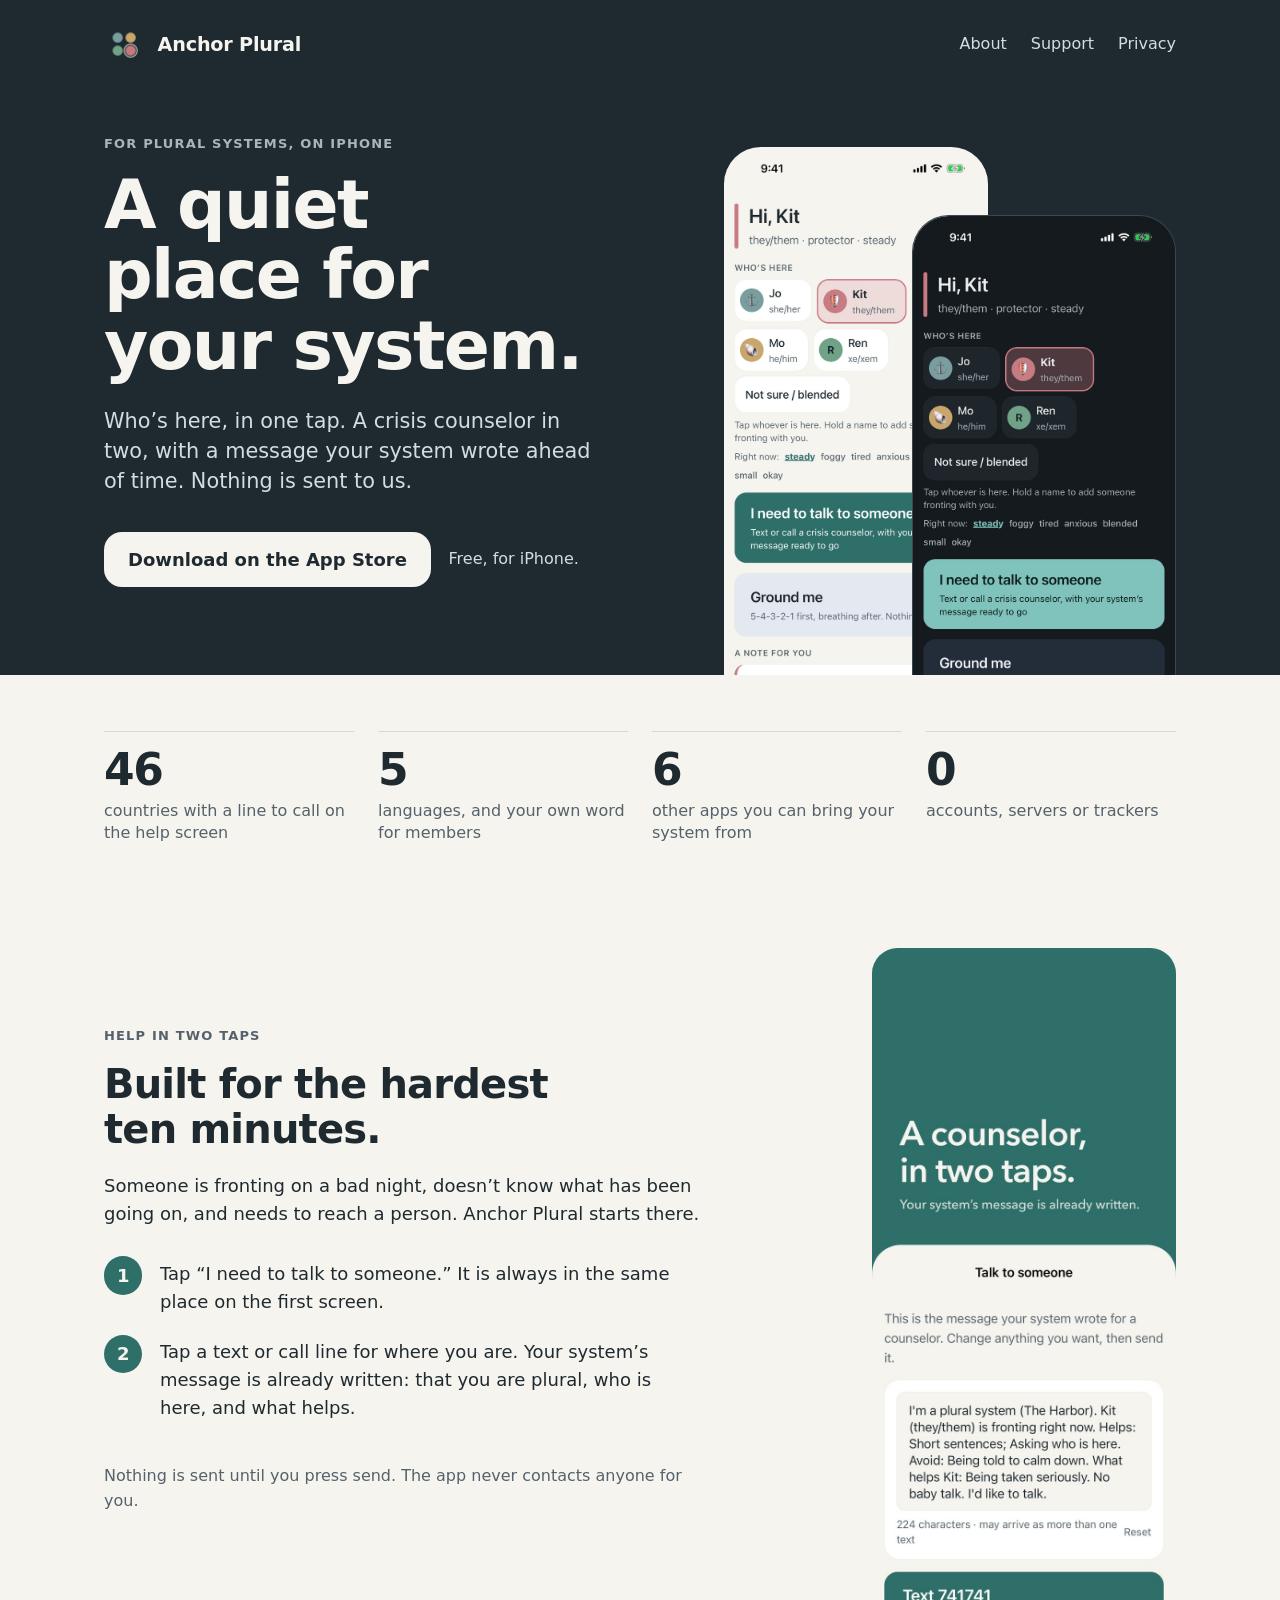
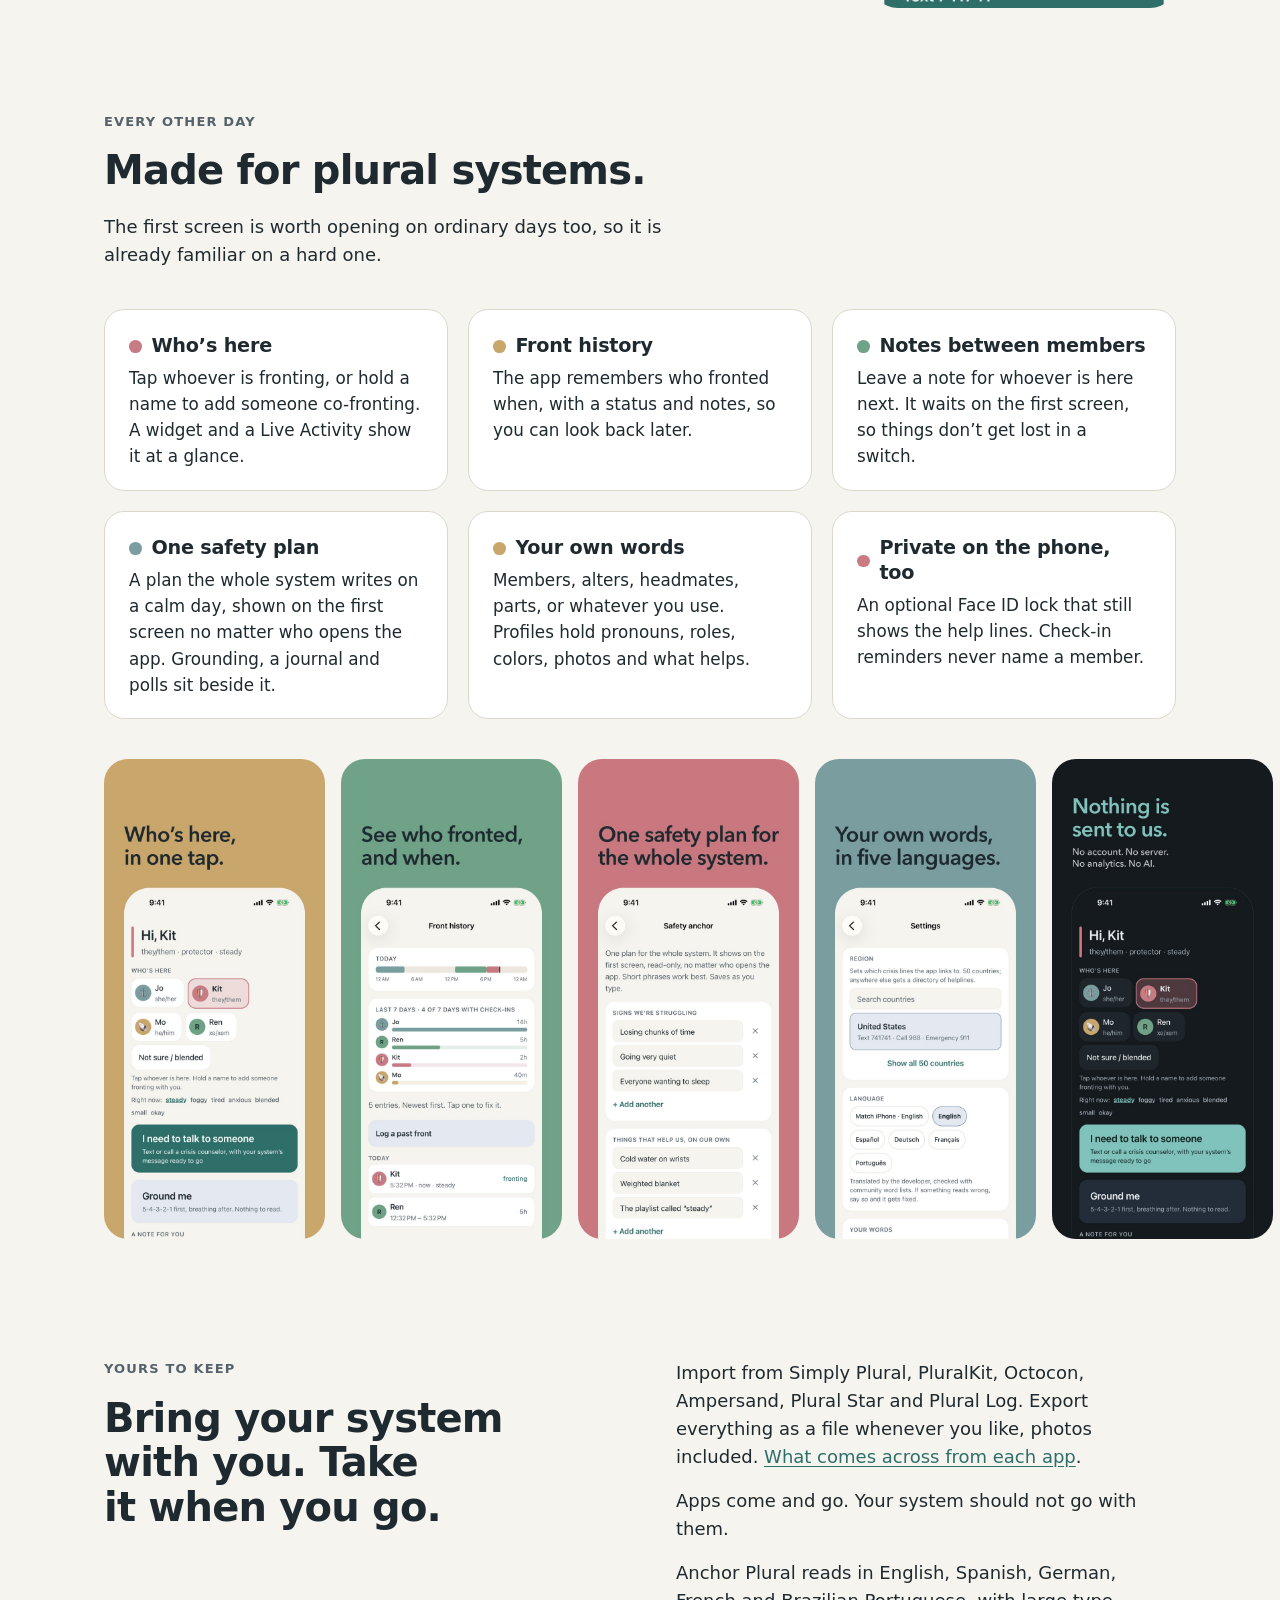
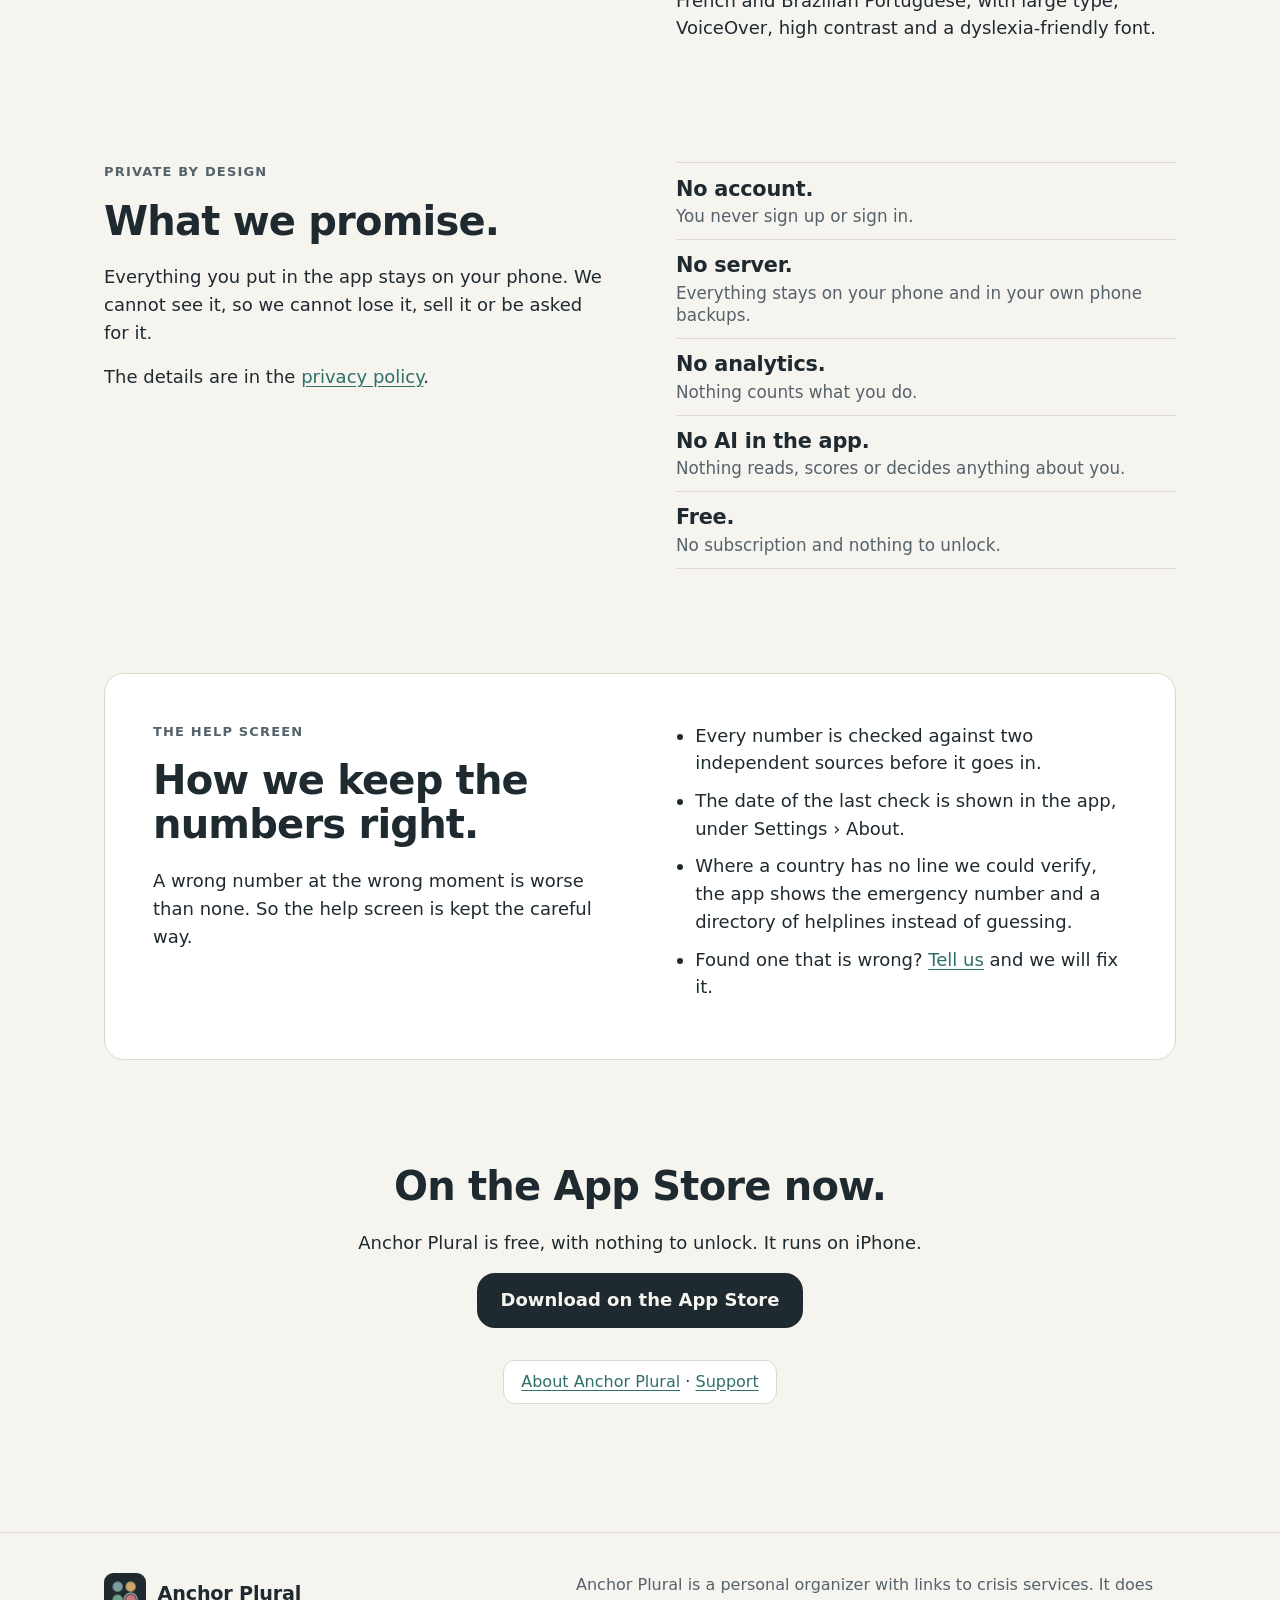
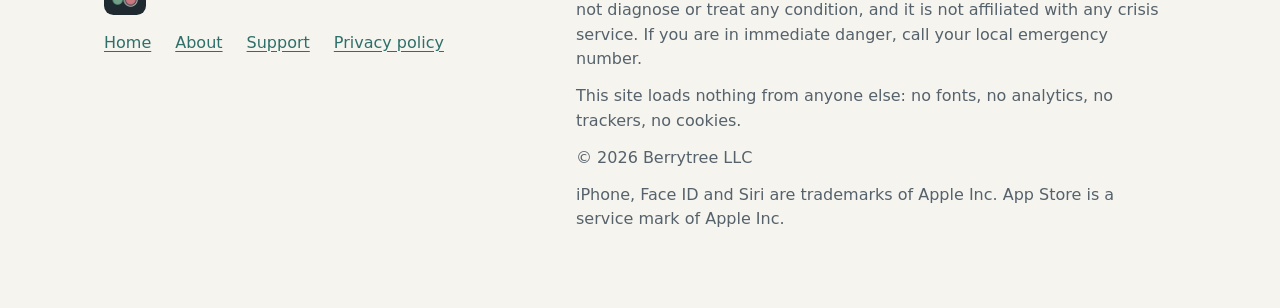
<file: index.html>
<!doctype html>
<html lang="en">
<head>
<meta charset="utf-8">
<meta name="viewport" content="width=device-width, initial-scale=1">
<title>Anchor Plural: a quiet place for your system</title>
<meta name="description" content="A free iPhone app for plural systems. Who’s here in one tap, a crisis counselor in two, and nothing is sent to us.">
<meta property="og:title" content="Anchor Plural: a quiet place for your system">
<meta property="og:description" content="A free iPhone app for plural systems. Who’s here in one tap, a crisis counselor in two, and nothing is sent to us.">
<meta property="og:type" content="website">
<meta property="og:url" content="https://anchorplural.org/">
<meta property="og:site_name" content="Anchor Plural">
<meta property="og:image" content="https://anchorplural.org/img/og.png">
<meta property="og:image:width" content="1200">
<meta property="og:image:height" content="630">
<meta property="og:image:alt" content="A quiet place for your system. The first screen of Anchor Plural in light and in dark.">
<meta name="twitter:card" content="summary_large_image">
<link rel="canonical" href="https://anchorplural.org/">
<meta name="theme-color" content="#F6F4EF" media="(prefers-color-scheme: light)">
<meta name="theme-color" content="#141A1E" media="(prefers-color-scheme: dark)">
<link rel="icon" href="favicon.png">
<link rel="apple-touch-icon" href="apple-touch-icon.png">
<link rel="stylesheet" href="style.css">
</head>
<body>
<a class="skip" href="#main">Skip to the page</a>
<div class="band">
<div class="wrap">
<header class="site"><a class="brand" href="./"><img src="img/icon.png" alt="" width="42" height="42">Anchor Plural</a><nav aria-label="Site"><a href="about/">About</a><a href="support/">Support</a><a href="privacy/">Privacy</a></nav></header>
<div class="hero">
<div class="hero-text">
<p class="eyebrow">For plural systems, on iPhone</p>
<h1>A quiet place for your system.</h1>
<p class="lede">Who’s here, in one tap. A crisis counselor in two, with a message your system wrote ahead of time. Nothing is sent to us.</p>
<p class="get-row"><a class="get" href="https://apps.apple.com/app/apple-store/id6832101024?pt=128471199&amp;ct=site&amp;mt=8">Download on the App Store</a><span class="get-note">Free, for iPhone.</span></p>
</div>
<div class="screens" role="img" aria-label="The app’s first screen in light and in dark: four members, Kit marked as here, and a large button that says I need to talk to someone.">
<img class="light" src="img/screen-light.jpg" width="660" height="1435" alt="">
<img class="dark" src="img/screen-dark.jpg" width="660" height="1435" alt="">
</div>
</div>
</div>
</div>

<main id="main">
<div class="wrap">
<ul class="facts">
<li><strong>46</strong><span>countries with a line to call on the help screen</span></li>
<li><strong>5</strong><span>languages, and your own word for members</span></li>
<li><strong>6</strong><span>other apps you can bring your system from</span></li>
<li><strong>0</strong><span>accounts, servers or trackers</span></li>
</ul>
</div>

<section>
<div class="wrap split">
<div>
<p class="eyebrow">Help in two taps</p>
<h2>Built for the hardest ten minutes.</h2>
<p class="measure">Someone is fronting on a bad night, doesn’t know what has been going on, and needs to reach a person. Anchor Plural starts there.</p>
<ol class="steps">
<li>Tap “I need to talk to someone.” It is always in the same place on the first screen.</li>
<li>Tap a text or call line for where you are. Your system’s message is already written: that you are plural, who is here, and what helps.</li>
</ol>
<p class="note measure">Nothing is sent until you press send. The app never contacts anyone for you.</p>
</div>
<img src="img/shot-2.jpg" width="660" height="1434" loading="lazy" alt="Talk to someone: the message the system wrote for a counselor, ready to send, above a button with a text line’s number.">
</div>
</section>

<section>
<div class="wrap">
<p class="eyebrow">Every other day</p>
<h2>Made for plural systems.</h2>
<p class="measure">The first screen is worth opening on ordinary days too, so it is already familiar on a hard one.</p>
<ul class="cards">
<li><h3 style="--dot: var(--rose)">Who’s here</h3><p>Tap whoever is fronting, or hold a name to add someone co-fronting. A widget and a Live Activity show it at a glance.</p></li>
<li><h3 style="--dot: var(--sand)">Front history</h3><p>The app remembers who fronted when, with a status and notes, so you can look back later.</p></li>
<li><h3 style="--dot: var(--sage)">Notes between members</h3><p>Leave a note for whoever is here next. It waits on the first screen, so things don’t get lost in a switch.</p></li>
<li><h3 style="--dot: var(--tealgray)">One safety plan</h3><p>A plan the whole system writes on a calm day, shown on the first screen no matter who opens the app. Grounding, a journal and polls sit beside it.</p></li>
<li><h3 style="--dot: var(--sand)">Your own words</h3><p>Members, alters, headmates, parts, or whatever you use. Profiles hold pronouns, roles, colors, photos and what helps.</p></li>
<li><h3 style="--dot: var(--rose)">Private on the phone, too</h3><p>An optional Face ID lock that still shows the help lines. Check-in reminders never name a member.</p></li>
</ul>
</div>
<div class="shots" role="group" aria-label="Screens from the app" tabindex="0">
<img src="img/shot-1.jpg" width="660" height="1434" loading="lazy" alt="The first screen: four members, Kit marked as here, and a large button that says I need to talk to someone.">
<img src="img/shot-3.jpg" width="660" height="1434" loading="lazy" alt="Front history: a timeline of today and how long each member fronted this week.">
<img src="img/shot-4.jpg" width="660" height="1434" loading="lazy" alt="The safety plan: signs the system is struggling and things that help.">
<img src="img/shot-5.jpg" width="660" height="1434" loading="lazy" alt="Settings: the region for crisis lines, five languages, and the system’s own word for its members.">
<img src="img/shot-6.jpg" width="660" height="1434" loading="lazy" alt="The first screen in dark mode.">
</div>
</section>

<section>
<div class="wrap two">
<div>
<p class="eyebrow">Yours to keep</p>
<h2>Bring your system with you. Take it when you go.</h2>
</div>
<div>
<p>Import from Simply Plural, PluralKit, Octocon, Ampersand, Plural Star and Plural Log. Export everything as a file whenever you like, photos included. <a href="import/">What comes across from each app</a>.</p>
<p>Apps come and go. Your system should not go with them.</p>
<p>Anchor Plural reads in English, Spanish, German, French and Brazilian Portuguese, with large type, VoiceOver, high contrast and a dyslexia-friendly font.</p>
</div>
</div>
</section>

<section>
<div class="wrap two">
<div>
<p class="eyebrow">Private by design</p>
<h2>What we promise.</h2>
<p>Everything you put in the app stays on your phone. We cannot see it, so we cannot lose it, sell it or be asked for it.</p>
<p>The details are in the <a href="privacy/">privacy policy</a>.</p>
</div>
<ul class="trust">
<li>No account.<span>You never sign up or sign in.</span></li>
<li>No server.<span>Everything stays on your phone and in your own phone backups.</span></li>
<li>No analytics.<span>Nothing counts what you do.</span></li>
<li>No AI in the app.<span>Nothing reads, scores or decides anything about you.</span></li>
<li>Free.<span>No subscription and nothing to unlock.</span></li>
</ul>
</div>
</section>

<section>
<div class="wrap">
<div class="panel two">
<div>
<p class="eyebrow">The help screen</p>
<h2>How we keep the numbers right.</h2>
<p>A wrong number at the wrong moment is worse than none. So the help screen is kept the careful way.</p>
</div>
<ul class="plain">
<li>Every number is checked against two independent sources before it goes in.</li>
<li>The date of the last check is shown in the app, under Settings&nbsp;›&nbsp;About.</li>
<li>Where a country has no line we could verify, the app shows the emergency number and a directory of helplines instead of guessing.</li>
<li>Found one that is wrong? <a href="support/">Tell us</a> and we will fix it.</li>
</ul>
</div>
</div>
</section>

<section class="closing">
<div class="wrap">
<h2>On the App Store now.</h2>
<p class="measure">Anchor Plural is free, with nothing to unlock. It runs on iPhone.</p>
<p class="get-row"><a class="get" href="https://apps.apple.com/app/apple-store/id6832101024?pt=128471199&amp;ct=site&amp;mt=8">Download on the App Store</a></p>
<p class="status"><a href="about/">About Anchor Plural</a> · <a href="support/">Support</a></p>
</div>
</section>
</main>
<footer class="site">
<div class="wrap foot">
<div>
<a class="brand" href="./"><img src="img/icon.png" alt="" width="42" height="42">Anchor Plural</a>
<nav aria-label="Footer"><a href="./">Home</a><a href="about/">About</a><a href="support/">Support</a><a href="privacy/">Privacy policy</a></nav>
</div>
<div>
<p>Anchor Plural is a personal organizer with links to crisis services. It does not diagnose or treat any condition, and it is not affiliated with any crisis service. If you are in immediate danger, call your local emergency number.</p>
<p>This site loads nothing from anyone else: no fonts, no analytics, no trackers, no cookies.</p>
<p>© 2026 Berrytree LLC</p>
<p>iPhone, Face ID and Siri are trademarks of Apple Inc. App Store is a service mark of Apple Inc.</p>
</div>
</div>
</footer>
</body>
</html>
</file>
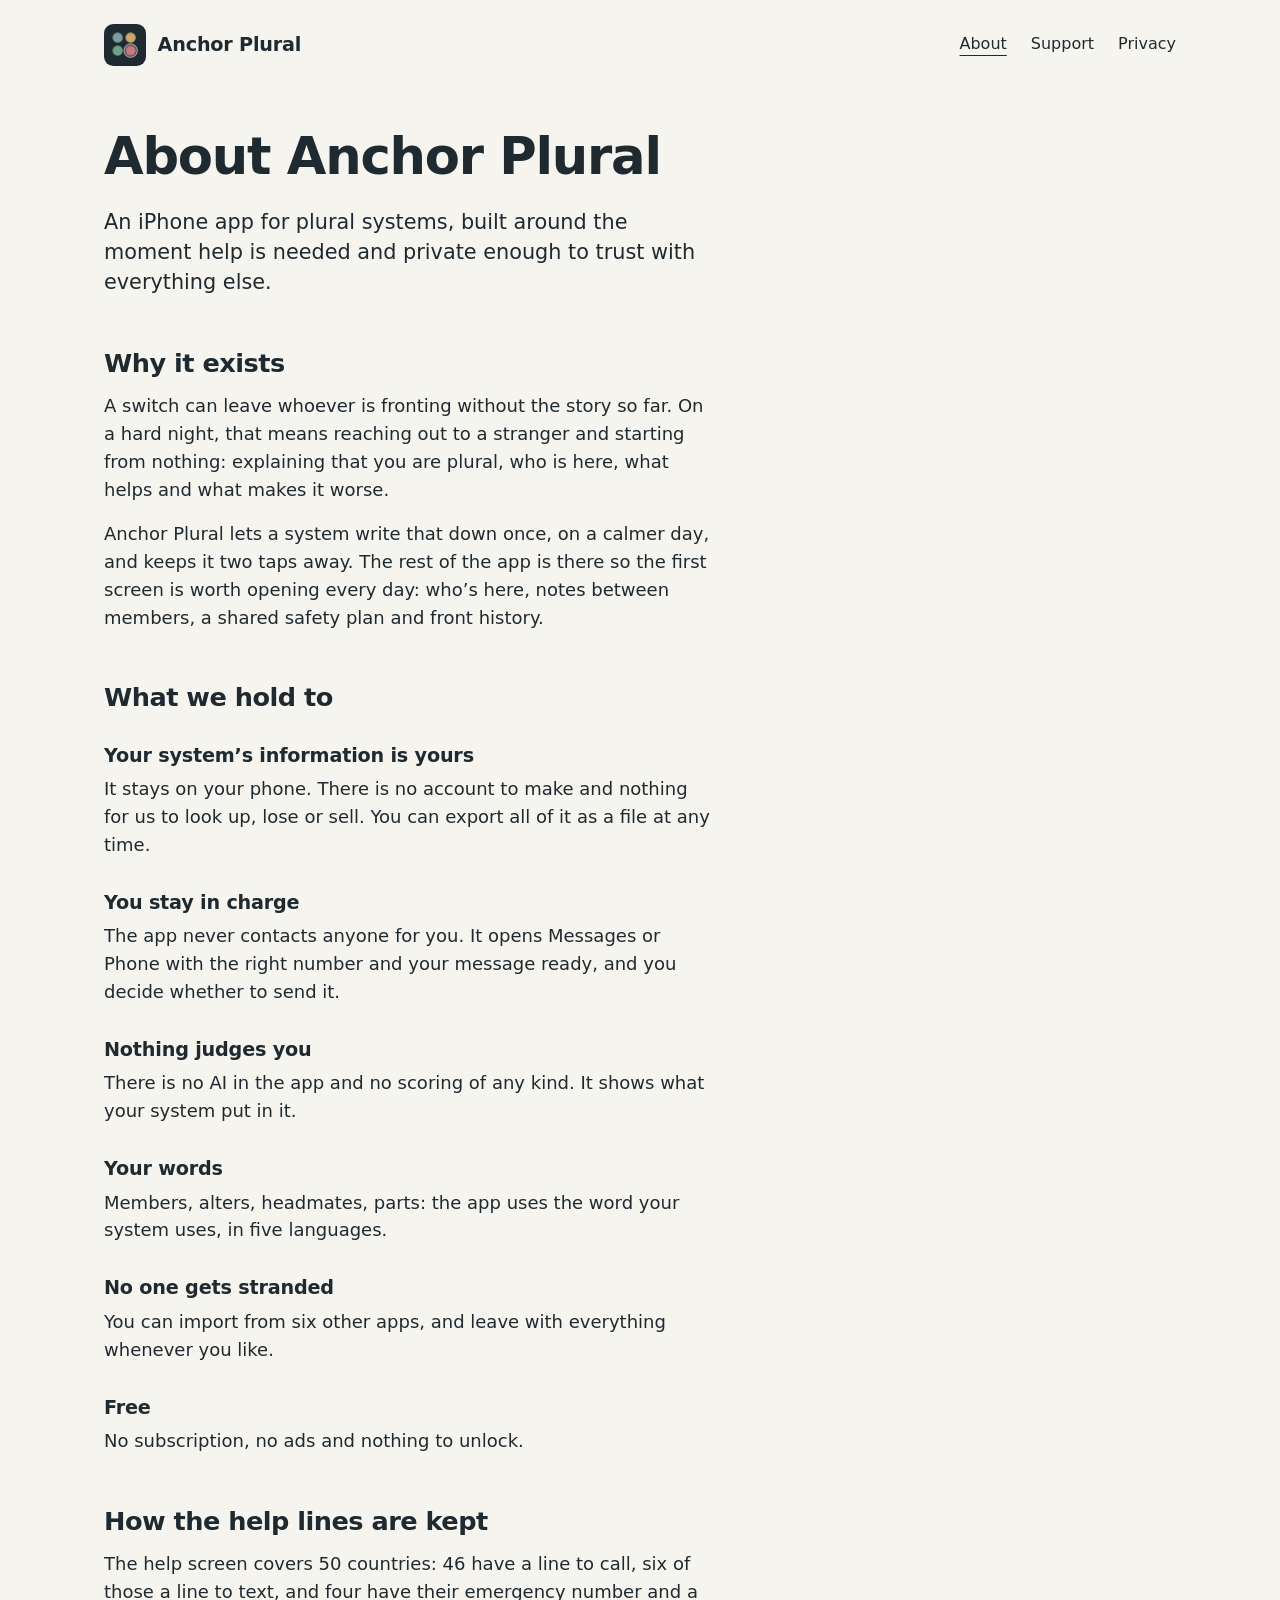
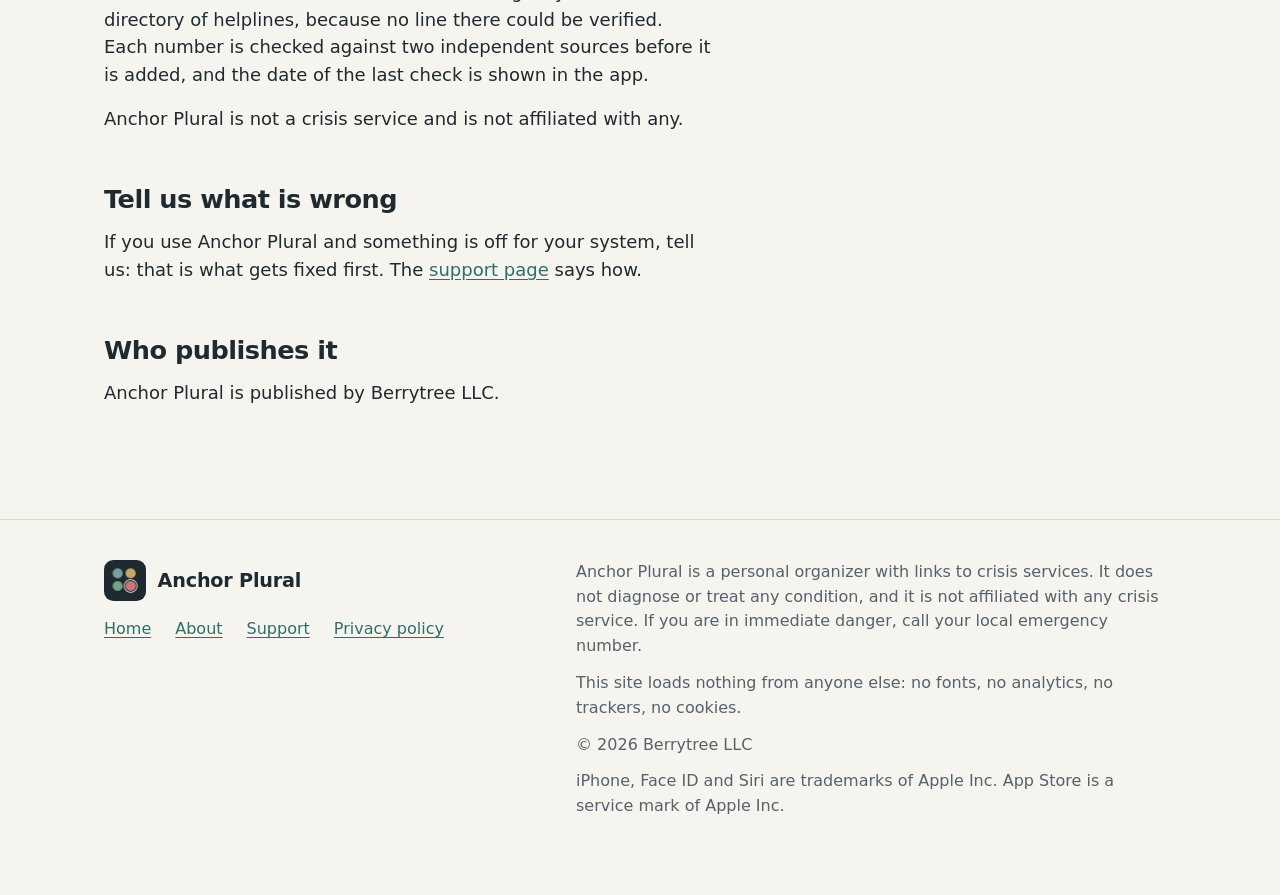
<file: about/index.html>
<!doctype html>
<html lang="en">
<head>
<meta charset="utf-8">
<meta name="viewport" content="width=device-width, initial-scale=1">
<title>About · Anchor Plural</title>
<meta name="description" content="What Anchor Plural is, why it exists, and what we hold to.">
<meta property="og:title" content="About · Anchor Plural">
<meta property="og:description" content="What Anchor Plural is, why it exists, and what we hold to.">
<meta property="og:type" content="website">
<meta property="og:url" content="https://anchorplural.org/about/">
<meta property="og:site_name" content="Anchor Plural">
<meta property="og:image" content="https://anchorplural.org/img/og.png">
<meta property="og:image:width" content="1200">
<meta property="og:image:height" content="630">
<meta property="og:image:alt" content="A quiet place for your system. The first screen of Anchor Plural in light and in dark.">
<meta name="twitter:card" content="summary_large_image">
<link rel="canonical" href="https://anchorplural.org/about/">
<meta name="theme-color" content="#F6F4EF" media="(prefers-color-scheme: light)">
<meta name="theme-color" content="#141A1E" media="(prefers-color-scheme: dark)">
<link rel="icon" href="../favicon.png">
<link rel="apple-touch-icon" href="../apple-touch-icon.png">
<link rel="stylesheet" href="../style.css">
</head>
<body>
<a class="skip" href="#main">Skip to the page</a>
<div class="wrap">
<header class="site"><a class="brand" href="../"><img src="../img/icon.png" alt="" width="42" height="42">Anchor Plural</a><nav aria-label="Site"><a href="../about/" aria-current="page">About</a><a href="../support/">Support</a><a href="../privacy/">Privacy</a></nav></header>
<main id="main" class="read">
<h1>About Anchor Plural</h1>
<p class="lede">An iPhone app for plural systems, built around the moment help is needed and private enough to trust with everything else.</p>

<h2>Why it exists</h2>
<p>A switch can leave whoever is fronting without the story so far. On a hard night, that means reaching out to a stranger and starting from nothing: explaining that you are plural, who is here, what helps and what makes it worse.</p>
<p>Anchor Plural lets a system write that down once, on a calmer day, and keeps it two taps away. The rest of the app is there so the first screen is worth opening every day: who’s here, notes between members, a shared safety plan and front history.</p>

<h2>What we hold to</h2>
<h3>Your system’s information is yours</h3>
<p>It stays on your phone. There is no account to make and nothing for us to look up, lose or sell. You can export all of it as a file at any time.</p>
<h3>You stay in charge</h3>
<p>The app never contacts anyone for you. It opens Messages or Phone with the right number and your message ready, and you decide whether to send it.</p>
<h3>Nothing judges you</h3>
<p>There is no AI in the app and no scoring of any kind. It shows what your system put in it.</p>
<h3>Your words</h3>
<p>Members, alters, headmates, parts: the app uses the word your system uses, in five languages.</p>
<h3>No one gets stranded</h3>
<p>You can import from six other apps, and leave with everything whenever you like.</p>
<h3>Free</h3>
<p>No subscription, no ads and nothing to unlock.</p>

<h2>How the help lines are kept</h2>
<p>The help screen covers 50 countries: 46 have a line to call, six of those a line to text, and four have their emergency number and a directory of helplines, because no line there could be verified. Each number is checked against two independent sources before it is added, and the date of the last check is shown in the app.</p>
<p>Anchor Plural is not a crisis service and is not affiliated with any.</p>

<h2>Tell us what is wrong</h2>
<p>If you use Anchor Plural and something is off for your system, tell us: that is what gets fixed first. The <a href="../support/">support page</a> says how.</p>

<h2>Who publishes it</h2>
<p>Anchor Plural is published by Berrytree LLC.</p>
</main>
</div>
<footer class="site">
<div class="wrap foot">
<div>
<a class="brand" href="../"><img src="../img/icon.png" alt="" width="42" height="42">Anchor Plural</a>
<nav aria-label="Footer"><a href="../">Home</a><a href="../about/">About</a><a href="../support/">Support</a><a href="../privacy/">Privacy policy</a></nav>
</div>
<div>
<p>Anchor Plural is a personal organizer with links to crisis services. It does not diagnose or treat any condition, and it is not affiliated with any crisis service. If you are in immediate danger, call your local emergency number.</p>
<p>This site loads nothing from anyone else: no fonts, no analytics, no trackers, no cookies.</p>
<p>© 2026 Berrytree LLC</p>
<p>iPhone, Face ID and Siri are trademarks of Apple Inc. App Store is a service mark of Apple Inc.</p>
</div>
</div>
</footer>
</body>
</html>
</file>
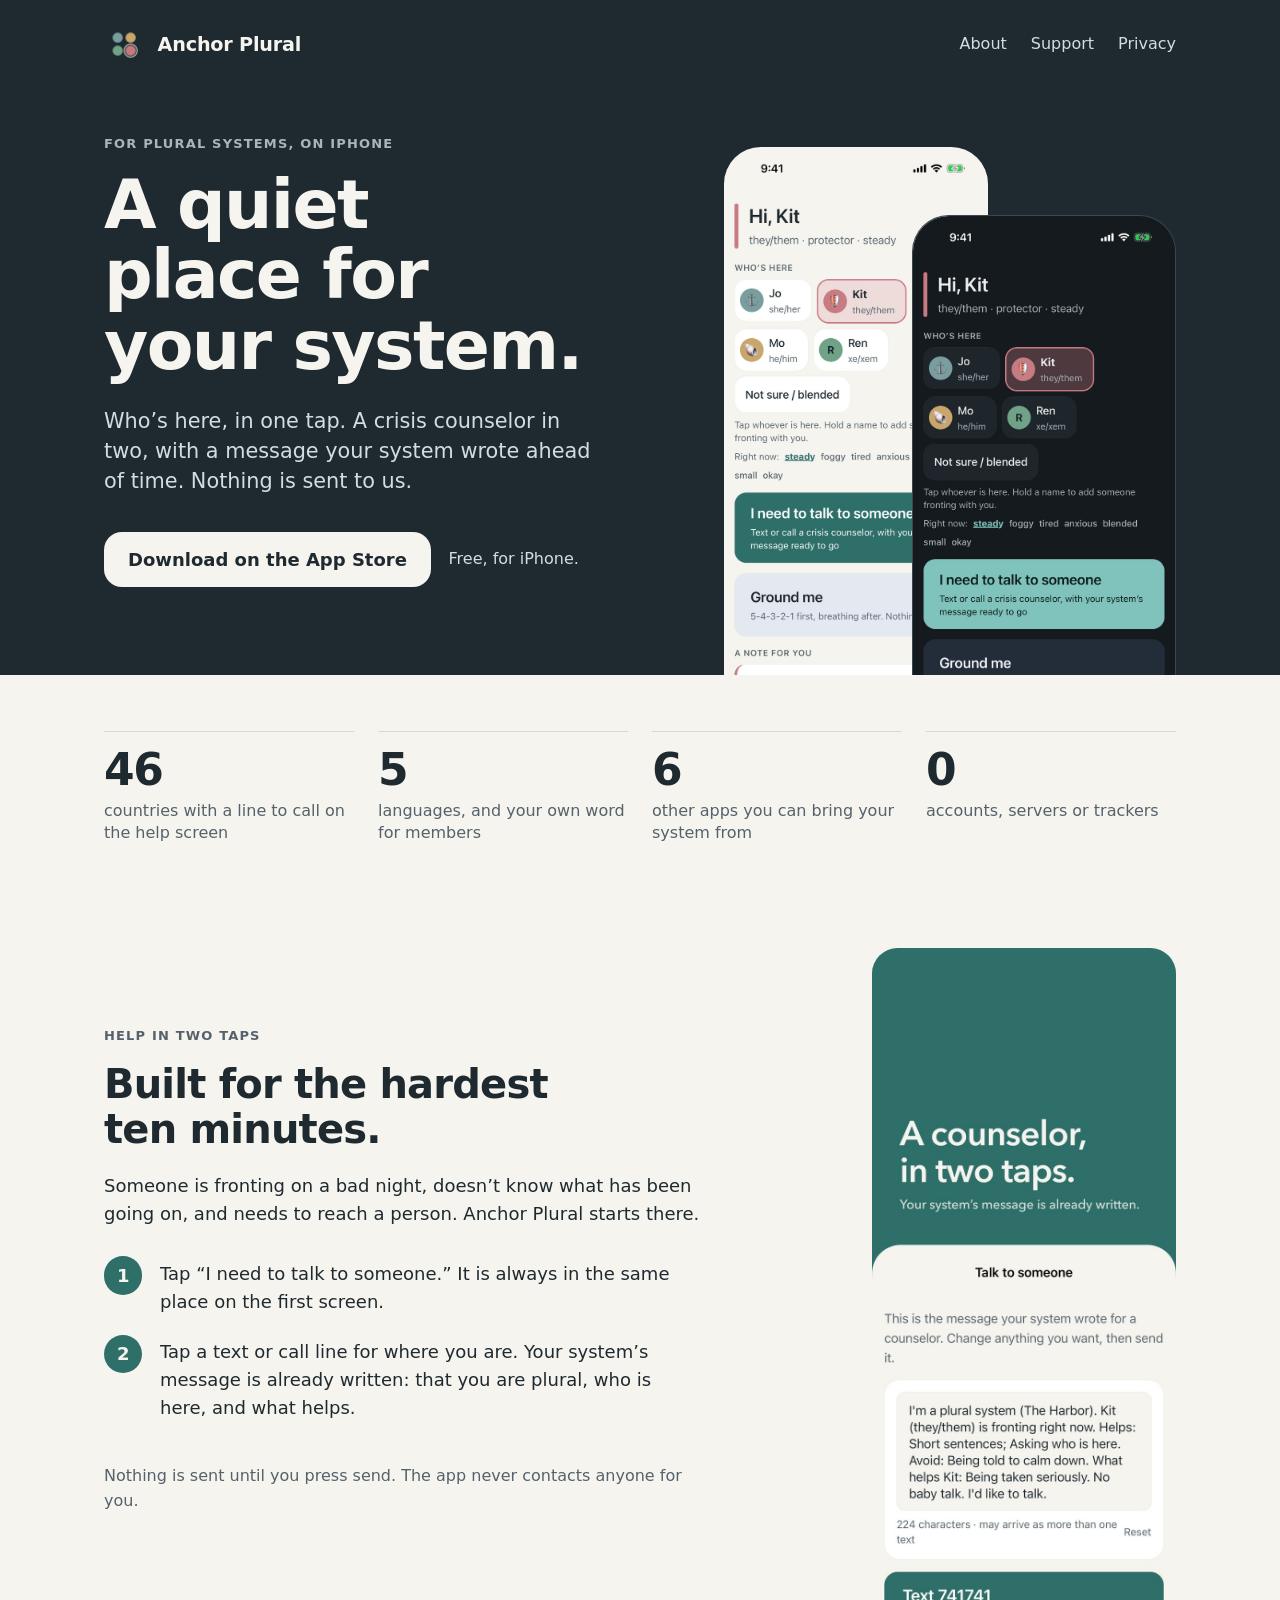
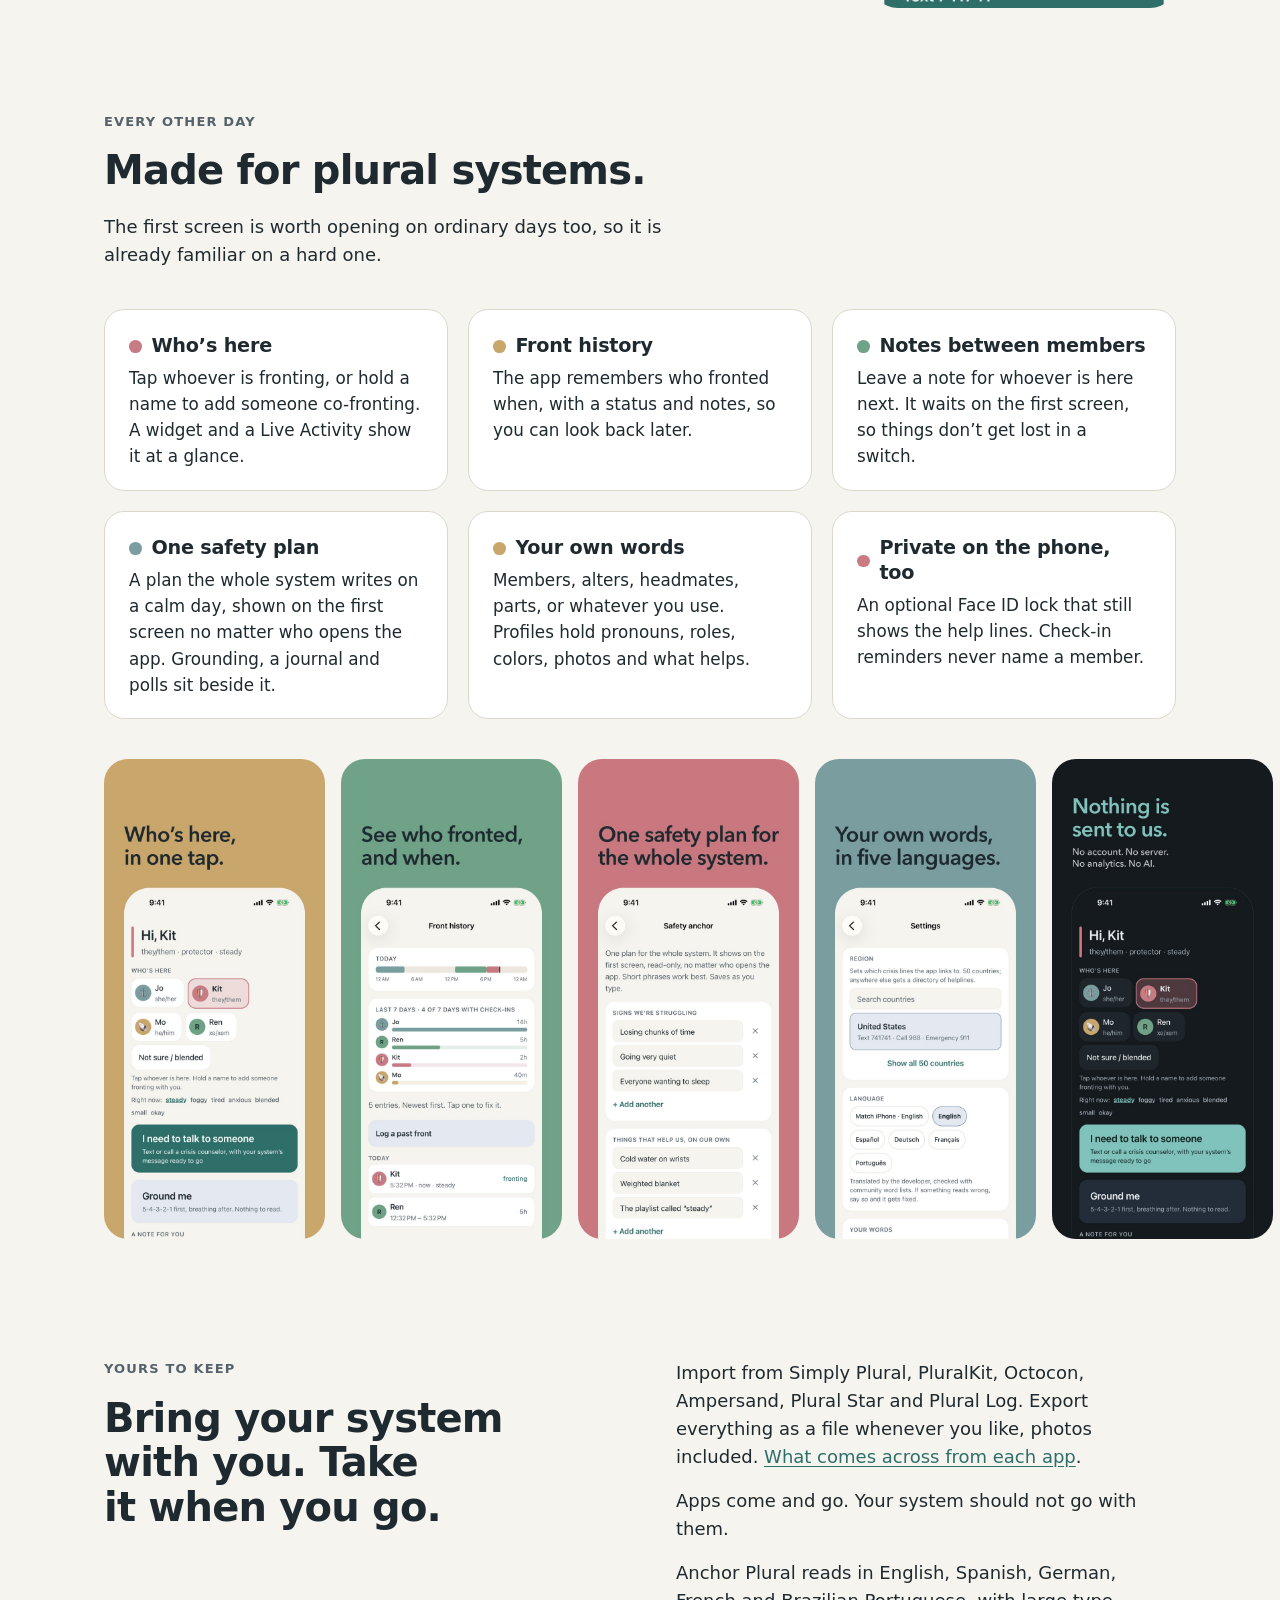
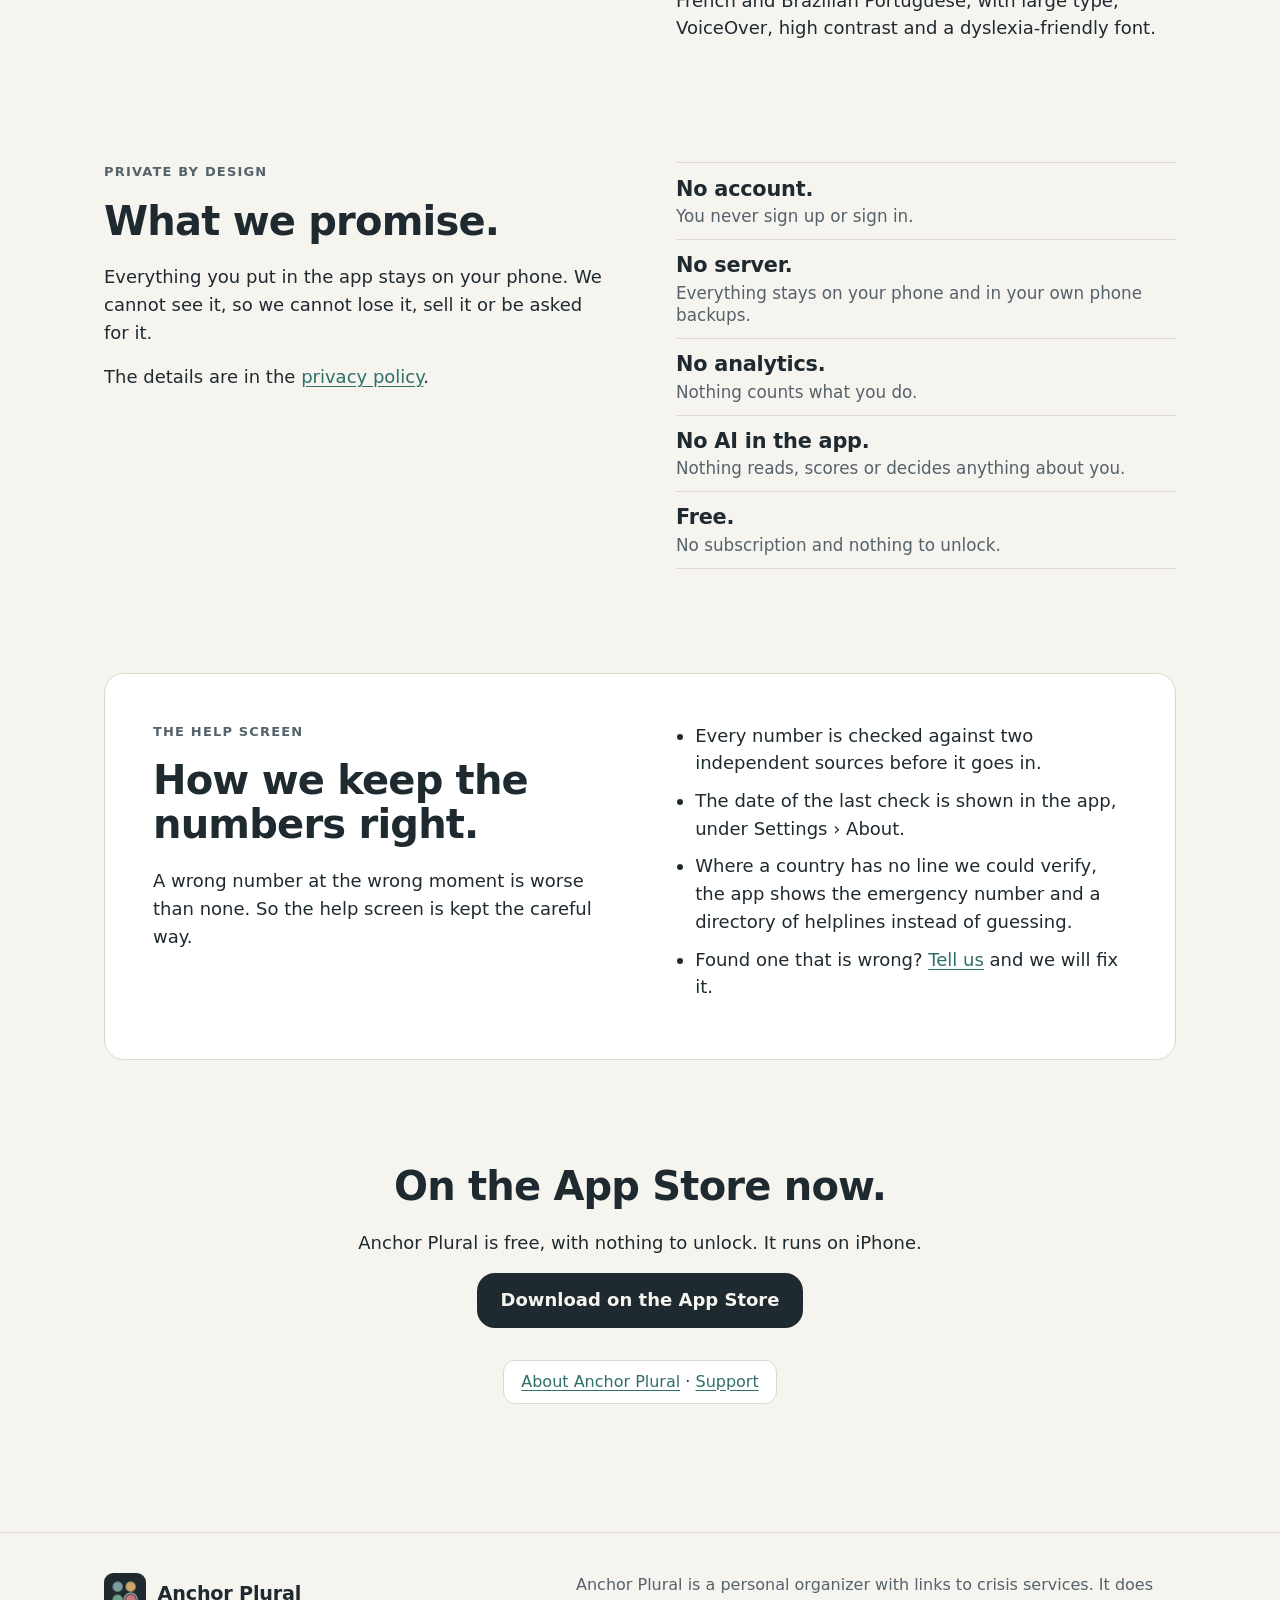
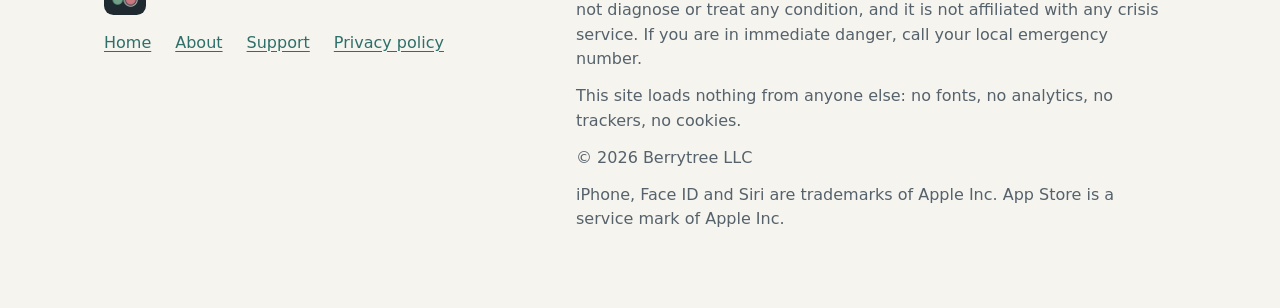
<file: hello/index.html>
<!doctype html>
<html lang="en">
<head>
<meta charset="utf-8">
<meta name="viewport" content="width=device-width, initial-scale=1">
<title>Anchor Plural: a quiet place for your system</title>
<meta name="description" content="A free iPhone app for plural systems. Who’s here in one tap, a crisis counselor in two, and nothing is sent to us.">
<meta property="og:title" content="Anchor Plural: a quiet place for your system">
<meta property="og:description" content="A free iPhone app for plural systems. Who’s here in one tap, a crisis counselor in two, and nothing is sent to us.">
<meta property="og:type" content="website">
<meta property="og:url" content="https://anchorplural.org/">
<meta property="og:site_name" content="Anchor Plural">
<meta property="og:image" content="https://anchorplural.org/img/og.png">
<meta property="og:image:width" content="1200">
<meta property="og:image:height" content="630">
<meta property="og:image:alt" content="A quiet place for your system. The first screen of Anchor Plural in light and in dark.">
<meta name="twitter:card" content="summary_large_image">
<link rel="canonical" href="https://anchorplural.org/">
<meta name="robots" content="noindex">
<meta name="theme-color" content="#F6F4EF" media="(prefers-color-scheme: light)">
<meta name="theme-color" content="#141A1E" media="(prefers-color-scheme: dark)">
<link rel="icon" href="../favicon.png">
<link rel="apple-touch-icon" href="../apple-touch-icon.png">
<link rel="stylesheet" href="../style.css">
</head>
<body>
<a class="skip" href="#main">Skip to the page</a>
<div class="band">
<div class="wrap">
<header class="site"><a class="brand" href="../"><img src="../img/icon.png" alt="" width="42" height="42">Anchor Plural</a><nav aria-label="Site"><a href="../about/">About</a><a href="../support/">Support</a><a href="../privacy/">Privacy</a></nav></header>
<div class="hero">
<div class="hero-text">
<p class="eyebrow">For plural systems, on iPhone</p>
<h1>A quiet place for your system.</h1>
<p class="lede">Who’s here, in one tap. A crisis counselor in two, with a message your system wrote ahead of time. Nothing is sent to us.</p>
<p class="get-row"><a class="get" href="https://apps.apple.com/app/apple-store/id6832101024?pt=128471199&amp;ct=meta1&amp;mt=8">Download on the App Store</a><span class="get-note">Free, for iPhone.</span></p>
</div>
<div class="screens" role="img" aria-label="The app’s first screen in light and in dark: four members, Kit marked as here, and a large button that says I need to talk to someone.">
<img class="light" src="../img/screen-light.jpg" width="660" height="1435" alt="">
<img class="dark" src="../img/screen-dark.jpg" width="660" height="1435" alt="">
</div>
</div>
</div>
</div>

<main id="main">
<div class="wrap">
<ul class="facts">
<li><strong>46</strong><span>countries with a line to call on the help screen</span></li>
<li><strong>5</strong><span>languages, and your own word for members</span></li>
<li><strong>6</strong><span>other apps you can bring your system from</span></li>
<li><strong>0</strong><span>accounts, servers or trackers</span></li>
</ul>
</div>

<section>
<div class="wrap split">
<div>
<p class="eyebrow">Help in two taps</p>
<h2>Built for the hardest ten minutes.</h2>
<p class="measure">Someone is fronting on a bad night, doesn’t know what has been going on, and needs to reach a person. Anchor Plural starts there.</p>
<ol class="steps">
<li>Tap “I need to talk to someone.” It is always in the same place on the first screen.</li>
<li>Tap a text or call line for where you are. Your system’s message is already written: that you are plural, who is here, and what helps.</li>
</ol>
<p class="note measure">Nothing is sent until you press send. The app never contacts anyone for you.</p>
</div>
<img src="../img/shot-2.jpg" width="660" height="1434" loading="lazy" alt="Talk to someone: the message the system wrote for a counselor, ready to send, above a button with a text line’s number.">
</div>
</section>

<section>
<div class="wrap">
<p class="eyebrow">Every other day</p>
<h2>Made for plural systems.</h2>
<p class="measure">The first screen is worth opening on ordinary days too, so it is already familiar on a hard one.</p>
<ul class="cards">
<li><h3 style="--dot: var(--rose)">Who’s here</h3><p>Tap whoever is fronting, or hold a name to add someone co-fronting. A widget and a Live Activity show it at a glance.</p></li>
<li><h3 style="--dot: var(--sand)">Front history</h3><p>The app remembers who fronted when, with a status and notes, so you can look back later.</p></li>
<li><h3 style="--dot: var(--sage)">Notes between members</h3><p>Leave a note for whoever is here next. It waits on the first screen, so things don’t get lost in a switch.</p></li>
<li><h3 style="--dot: var(--tealgray)">One safety plan</h3><p>A plan the whole system writes on a calm day, shown on the first screen no matter who opens the app. Grounding, a journal and polls sit beside it.</p></li>
<li><h3 style="--dot: var(--sand)">Your own words</h3><p>Members, alters, headmates, parts, or whatever you use. Profiles hold pronouns, roles, colors, photos and what helps.</p></li>
<li><h3 style="--dot: var(--rose)">Private on the phone, too</h3><p>An optional Face ID lock that still shows the help lines. Check-in reminders never name a member.</p></li>
</ul>
</div>
<div class="shots" role="group" aria-label="Screens from the app" tabindex="0">
<img src="../img/shot-1.jpg" width="660" height="1434" loading="lazy" alt="The first screen: four members, Kit marked as here, and a large button that says I need to talk to someone.">
<img src="../img/shot-3.jpg" width="660" height="1434" loading="lazy" alt="Front history: a timeline of today and how long each member fronted this week.">
<img src="../img/shot-4.jpg" width="660" height="1434" loading="lazy" alt="The safety plan: signs the system is struggling and things that help.">
<img src="../img/shot-5.jpg" width="660" height="1434" loading="lazy" alt="Settings: the region for crisis lines, five languages, and the system’s own word for its members.">
<img src="../img/shot-6.jpg" width="660" height="1434" loading="lazy" alt="The first screen in dark mode.">
</div>
</section>

<section>
<div class="wrap two">
<div>
<p class="eyebrow">Yours to keep</p>
<h2>Bring your system with you. Take it when you go.</h2>
</div>
<div>
<p>Import from Simply Plural, PluralKit, Octocon, Ampersand, Plural Star and Plural Log. Export everything as a file whenever you like, photos included. <a href="../import/">What comes across from each app</a>.</p>
<p>Apps come and go. Your system should not go with them.</p>
<p>Anchor Plural reads in English, Spanish, German, French and Brazilian Portuguese, with large type, VoiceOver, high contrast and a dyslexia-friendly font.</p>
</div>
</div>
</section>

<section>
<div class="wrap two">
<div>
<p class="eyebrow">Private by design</p>
<h2>What we promise.</h2>
<p>Everything you put in the app stays on your phone. We cannot see it, so we cannot lose it, sell it or be asked for it.</p>
<p>The details are in the <a href="../privacy/">privacy policy</a>.</p>
</div>
<ul class="trust">
<li>No account.<span>You never sign up or sign in.</span></li>
<li>No server.<span>Everything stays on your phone and in your own phone backups.</span></li>
<li>No analytics.<span>Nothing counts what you do.</span></li>
<li>No AI in the app.<span>Nothing reads, scores or decides anything about you.</span></li>
<li>Free.<span>No subscription and nothing to unlock.</span></li>
</ul>
</div>
</section>

<section>
<div class="wrap">
<div class="panel two">
<div>
<p class="eyebrow">The help screen</p>
<h2>How we keep the numbers right.</h2>
<p>A wrong number at the wrong moment is worse than none. So the help screen is kept the careful way.</p>
</div>
<ul class="plain">
<li>Every number is checked against two independent sources before it goes in.</li>
<li>The date of the last check is shown in the app, under Settings&nbsp;›&nbsp;About.</li>
<li>Where a country has no line we could verify, the app shows the emergency number and a directory of helplines instead of guessing.</li>
<li>Found one that is wrong? <a href="../support/">Tell us</a> and we will fix it.</li>
</ul>
</div>
</div>
</section>

<section class="closing">
<div class="wrap">
<h2>On the App Store now.</h2>
<p class="measure">Anchor Plural is free, with nothing to unlock. It runs on iPhone.</p>
<p class="get-row"><a class="get" href="https://apps.apple.com/app/apple-store/id6832101024?pt=128471199&amp;ct=meta1&amp;mt=8">Download on the App Store</a></p>
<p class="status"><a href="../about/">About Anchor Plural</a> · <a href="../support/">Support</a></p>
</div>
</section>
</main>
<footer class="site">
<div class="wrap foot">
<div>
<a class="brand" href="../"><img src="../img/icon.png" alt="" width="42" height="42">Anchor Plural</a>
<nav aria-label="Footer"><a href="../">Home</a><a href="../about/">About</a><a href="../support/">Support</a><a href="../privacy/">Privacy policy</a></nav>
</div>
<div>
<p>Anchor Plural is a personal organizer with links to crisis services. It does not diagnose or treat any condition, and it is not affiliated with any crisis service. If you are in immediate danger, call your local emergency number.</p>
<p>This site loads nothing from anyone else: no fonts, no analytics, no trackers, no cookies.</p>
<p>© 2026 Berrytree LLC</p>
<p>iPhone, Face ID and Siri are trademarks of Apple Inc. App Store is a service mark of Apple Inc.</p>
</div>
</div>
</footer>
</body>
</html>
</file>
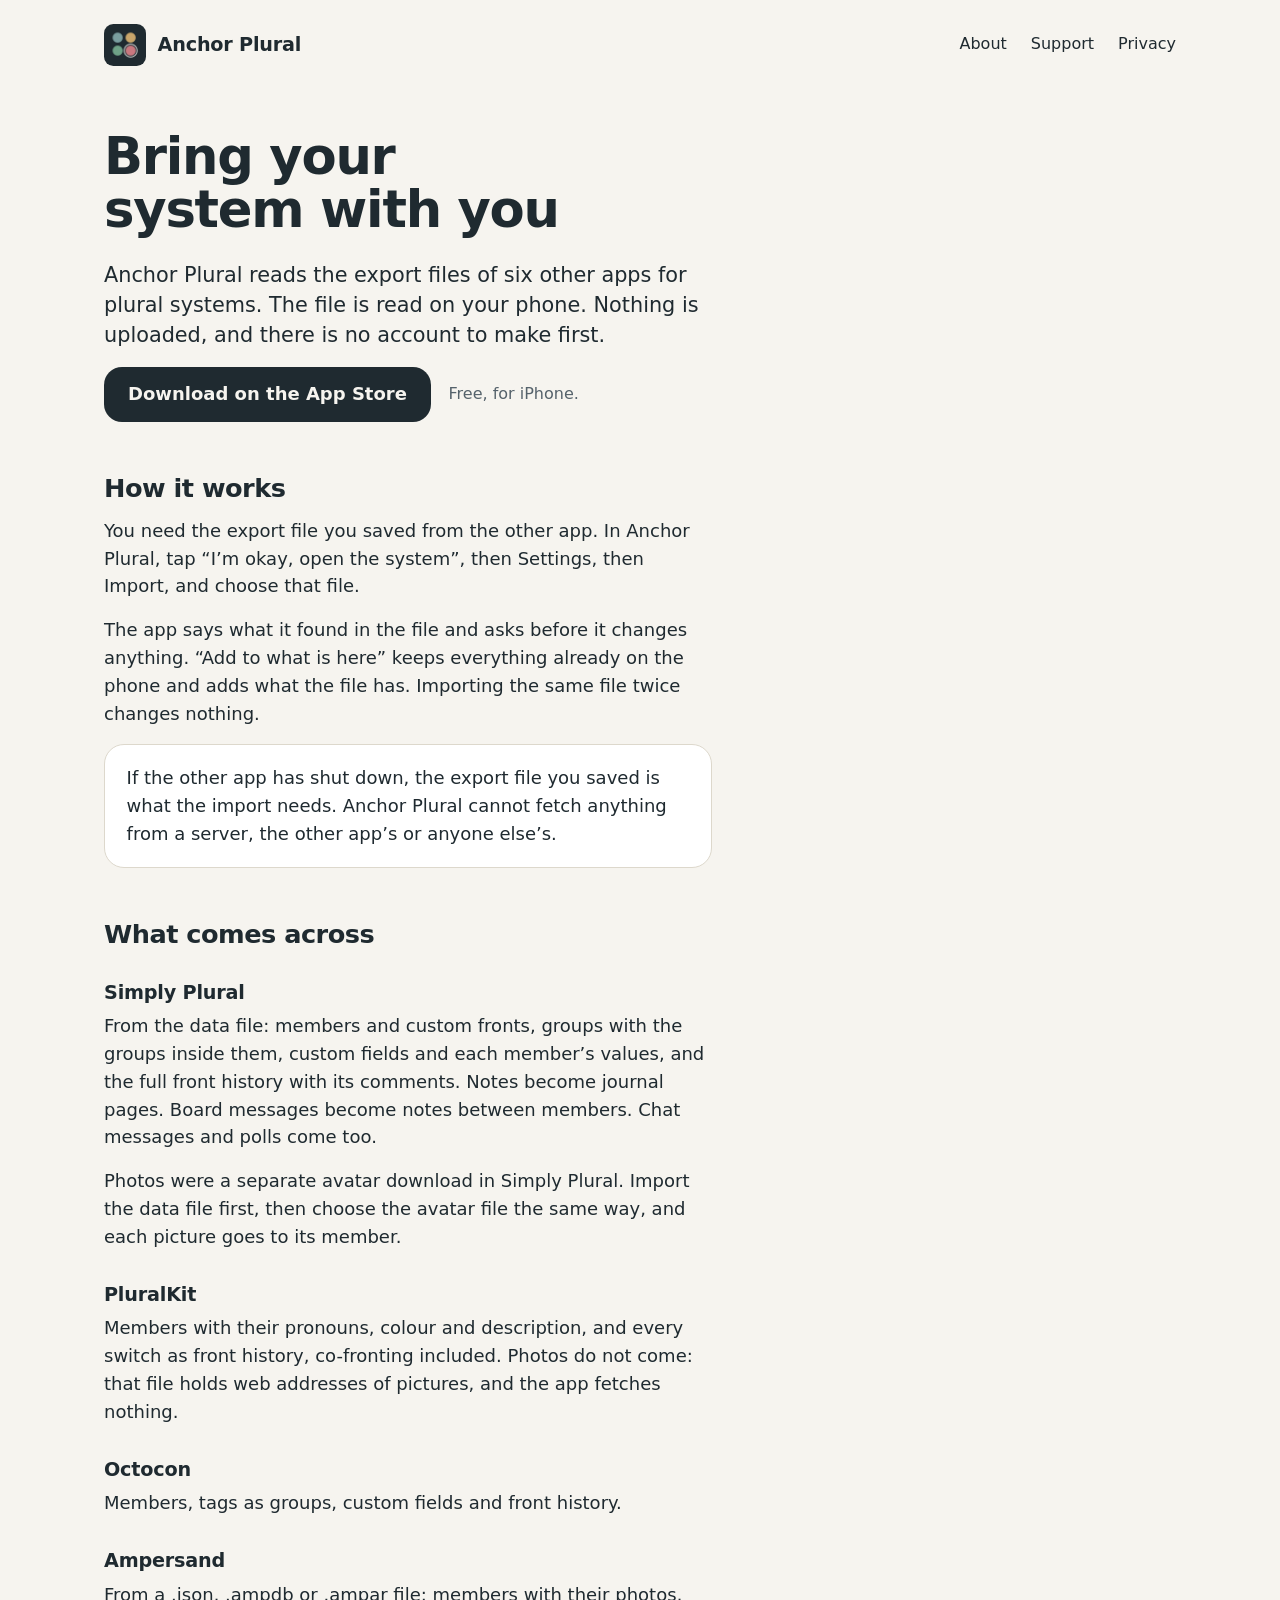
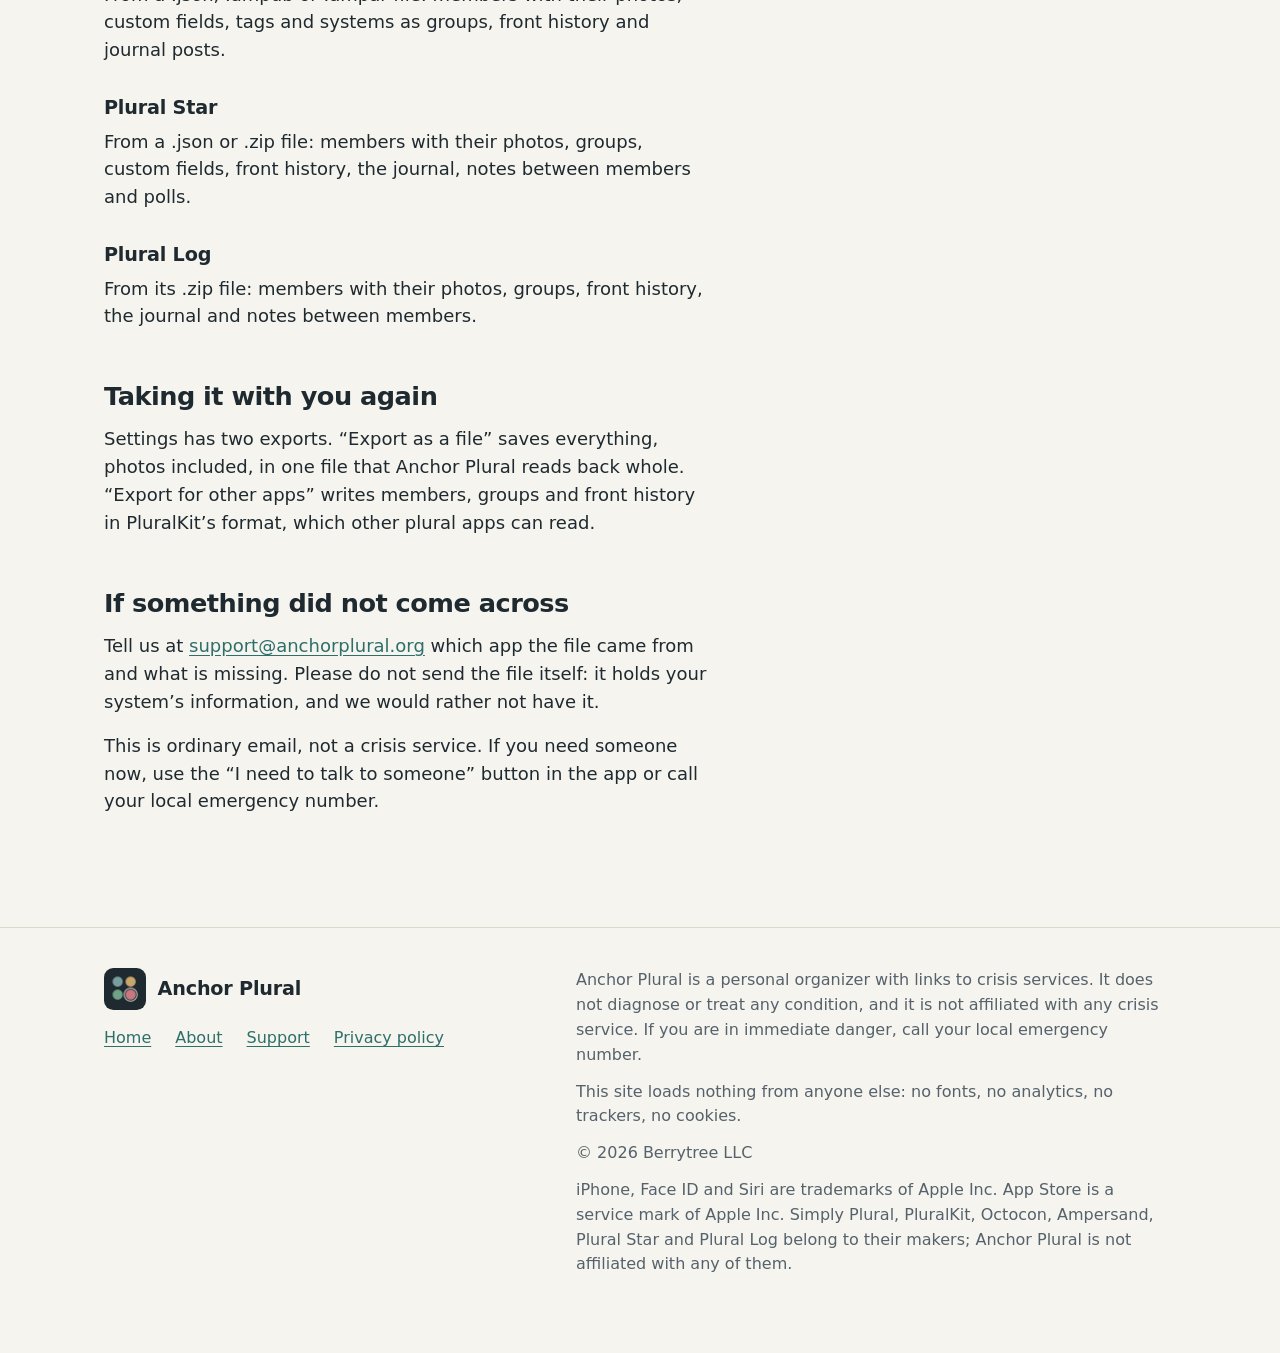
<file: import/index.html>
<!doctype html>
<html lang="en">
<head>
<meta charset="utf-8">
<meta name="viewport" content="width=device-width, initial-scale=1">
<title>Import from Simply Plural, PluralKit and other apps · Anchor Plural</title>
<meta name="description" content="Bring your system into Anchor Plural from Simply Plural, PluralKit, Octocon, Ampersand, Plural Star or Plural Log: what comes across from each file, and how.">
<meta property="og:title" content="Import from Simply Plural, PluralKit and other apps · Anchor Plural">
<meta property="og:description" content="Bring your system into Anchor Plural from Simply Plural, PluralKit, Octocon, Ampersand, Plural Star or Plural Log: what comes across from each file, and how.">
<meta property="og:type" content="website">
<meta property="og:url" content="https://anchorplural.org/import/">
<meta property="og:site_name" content="Anchor Plural">
<meta property="og:image" content="https://anchorplural.org/img/og.png">
<meta property="og:image:width" content="1200">
<meta property="og:image:height" content="630">
<meta property="og:image:alt" content="A quiet place for your system. The first screen of Anchor Plural in light and in dark.">
<meta name="twitter:card" content="summary_large_image">
<link rel="canonical" href="https://anchorplural.org/import/">
<meta name="theme-color" content="#F6F4EF" media="(prefers-color-scheme: light)">
<meta name="theme-color" content="#141A1E" media="(prefers-color-scheme: dark)">
<link rel="icon" href="../favicon.png">
<link rel="apple-touch-icon" href="../apple-touch-icon.png">
<link rel="stylesheet" href="../style.css">
</head>
<body>
<a class="skip" href="#main">Skip to the page</a>
<div class="wrap">
<header class="site"><a class="brand" href="../"><img src="../img/icon.png" alt="" width="42" height="42">Anchor Plural</a><nav aria-label="Site"><a href="../about/">About</a><a href="../support/">Support</a><a href="../privacy/">Privacy</a></nav></header>
<main id="main" class="read">
<h1>Bring your system with you</h1>
<p class="lede">Anchor Plural reads the export files of six other apps for plural systems. The file is read on your phone. Nothing is uploaded, and there is no account to make first.</p>
<p class="get-row"><a class="get" href="https://apps.apple.com/app/apple-store/id6832101024?pt=128471199&amp;ct=site&amp;mt=8">Download on the App Store</a><span class="note">Free, for iPhone.</span></p>

<h2>How it works</h2>
<p>You need the export file you saved from the other app. In Anchor Plural, tap “I’m okay, open the system”, then Settings, then Import, and choose that file.</p>
<p>The app says what it found in the file and asks before it changes anything. “Add to what is here” keeps everything already on the phone and adds what the file has. Importing the same file twice changes nothing.</p>
<div class="card">
<p>If the other app has shut down, the export file you saved is what the import needs. Anchor Plural cannot fetch anything from a server, the other app’s or anyone else’s.</p>
</div>

<h2>What comes across</h2>

<h3>Simply Plural</h3>
<p>From the data file: members and custom fronts, groups with the groups inside them, custom fields and each member’s values, and the full front history with its comments. Notes become journal pages. Board messages become notes between members. Chat messages and polls come too.</p>
<p>Photos were a separate avatar download in Simply Plural. Import the data file first, then choose the avatar file the same way, and each picture goes to its member.</p>

<h3>PluralKit</h3>
<p>Members with their pronouns, colour and description, and every switch as front history, co-fronting included. Photos do not come: that file holds web addresses of pictures, and the app fetches nothing.</p>

<h3>Octocon</h3>
<p>Members, tags as groups, custom fields and front history.</p>

<h3>Ampersand</h3>
<p>From a .json, .ampdb or .ampar file: members with their photos, custom fields, tags and systems as groups, front history and journal posts.</p>

<h3>Plural Star</h3>
<p>From a .json or .zip file: members with their photos, groups, custom fields, front history, the journal, notes between members and polls.</p>

<h3>Plural Log</h3>
<p>From its .zip file: members with their photos, groups, front history, the journal and notes between members.</p>

<h2>Taking it with you again</h2>
<p>Settings has two exports. “Export as a file” saves everything, photos included, in one file that Anchor Plural reads back whole. “Export for other apps” writes members, groups and front history in PluralKit’s format, which other plural apps can read.</p>

<h2>If something did not come across</h2>
<p>Tell us at <a href="mailto:support@anchorplural.org">support@anchorplural.org</a> which app the file came from and what is missing. Please do not send the file itself: it holds your system’s information, and we would rather not have it.</p>
<p>This is ordinary email, not a crisis service. If you need someone now, use the “I need to talk to someone” button in the app or call your local emergency number.</p>
</main>
</div>
<footer class="site">
<div class="wrap foot">
<div>
<a class="brand" href="../"><img src="../img/icon.png" alt="" width="42" height="42">Anchor Plural</a>
<nav aria-label="Footer"><a href="../">Home</a><a href="../about/">About</a><a href="../support/">Support</a><a href="../privacy/">Privacy policy</a></nav>
</div>
<div>
<p>Anchor Plural is a personal organizer with links to crisis services. It does not diagnose or treat any condition, and it is not affiliated with any crisis service. If you are in immediate danger, call your local emergency number.</p>
<p>This site loads nothing from anyone else: no fonts, no analytics, no trackers, no cookies.</p>
<p>© 2026 Berrytree LLC</p>
<p>iPhone, Face ID and Siri are trademarks of Apple Inc. App Store is a service mark of Apple Inc. Simply Plural, PluralKit, Octocon, Ampersand, Plural Star and Plural Log belong to their makers; Anchor Plural is not affiliated with any of them.</p>
</div>
</div>
</footer>
</body>
</html>
</file>
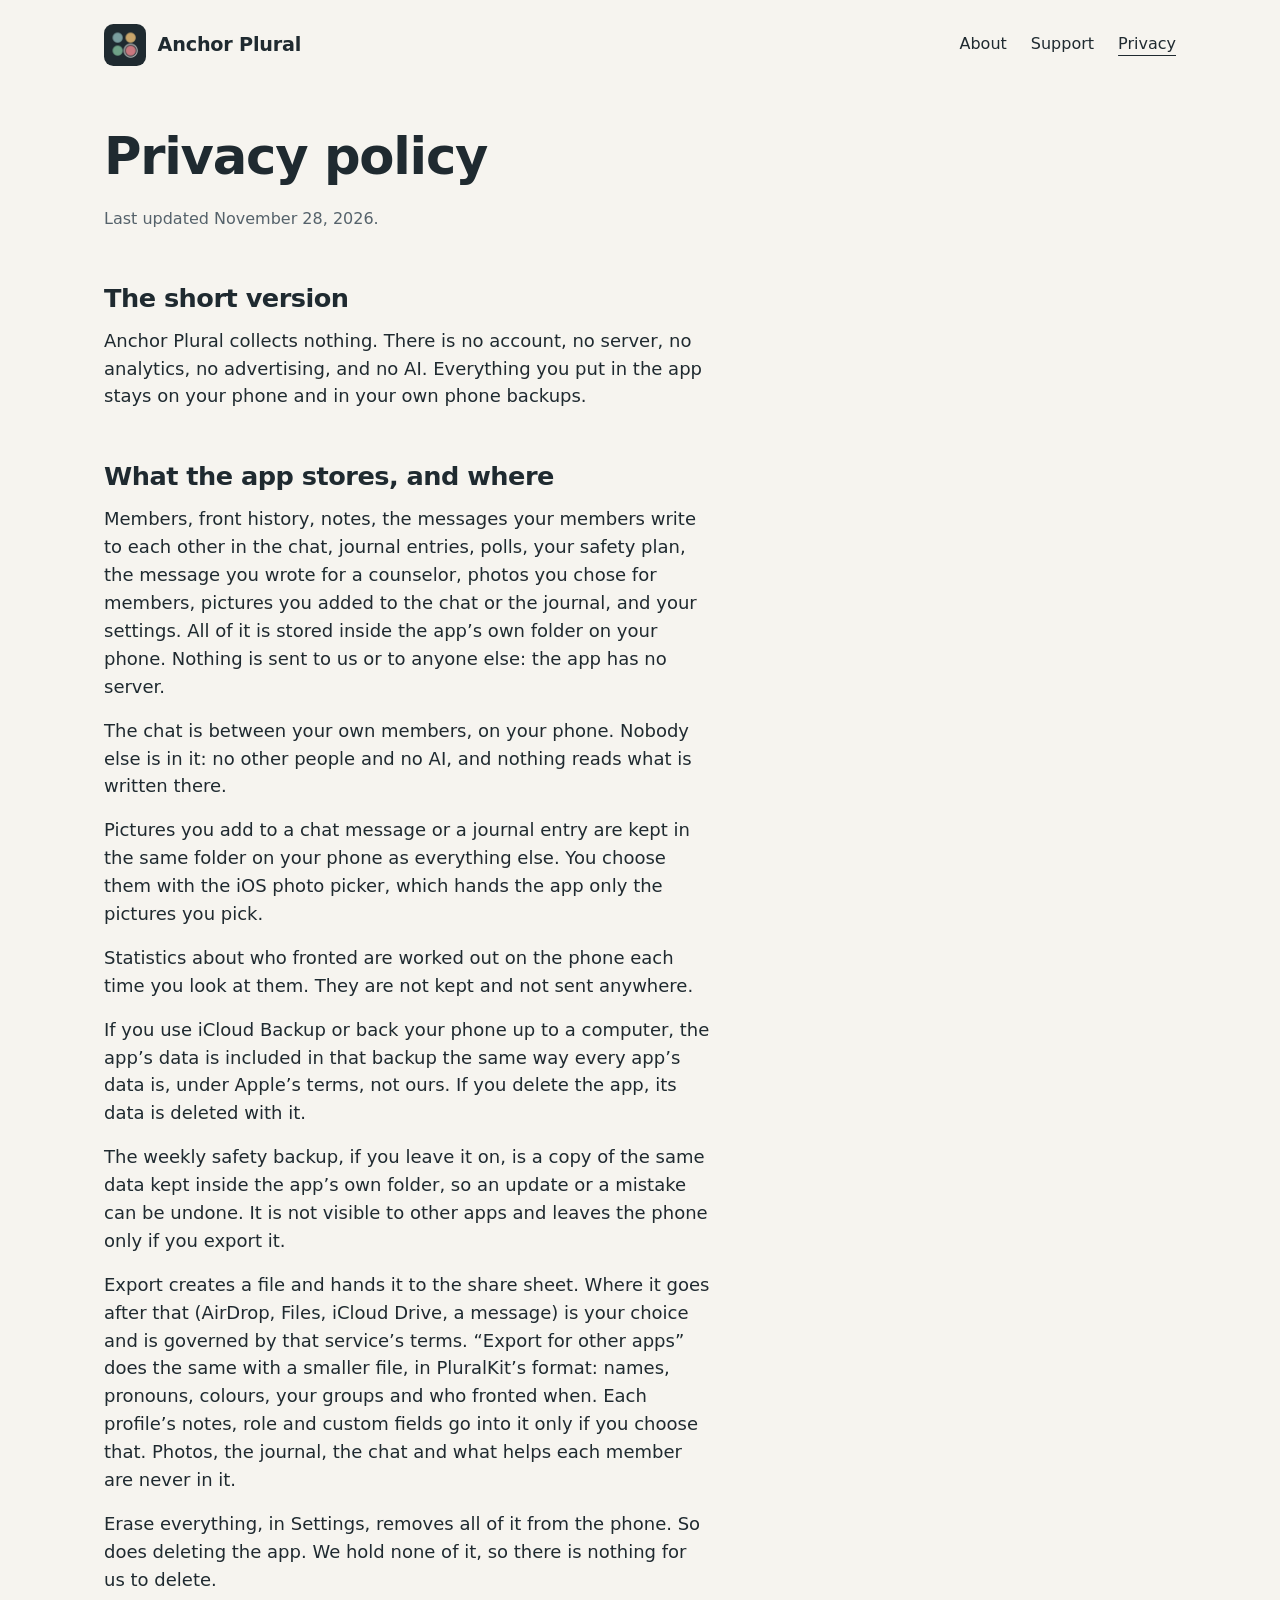
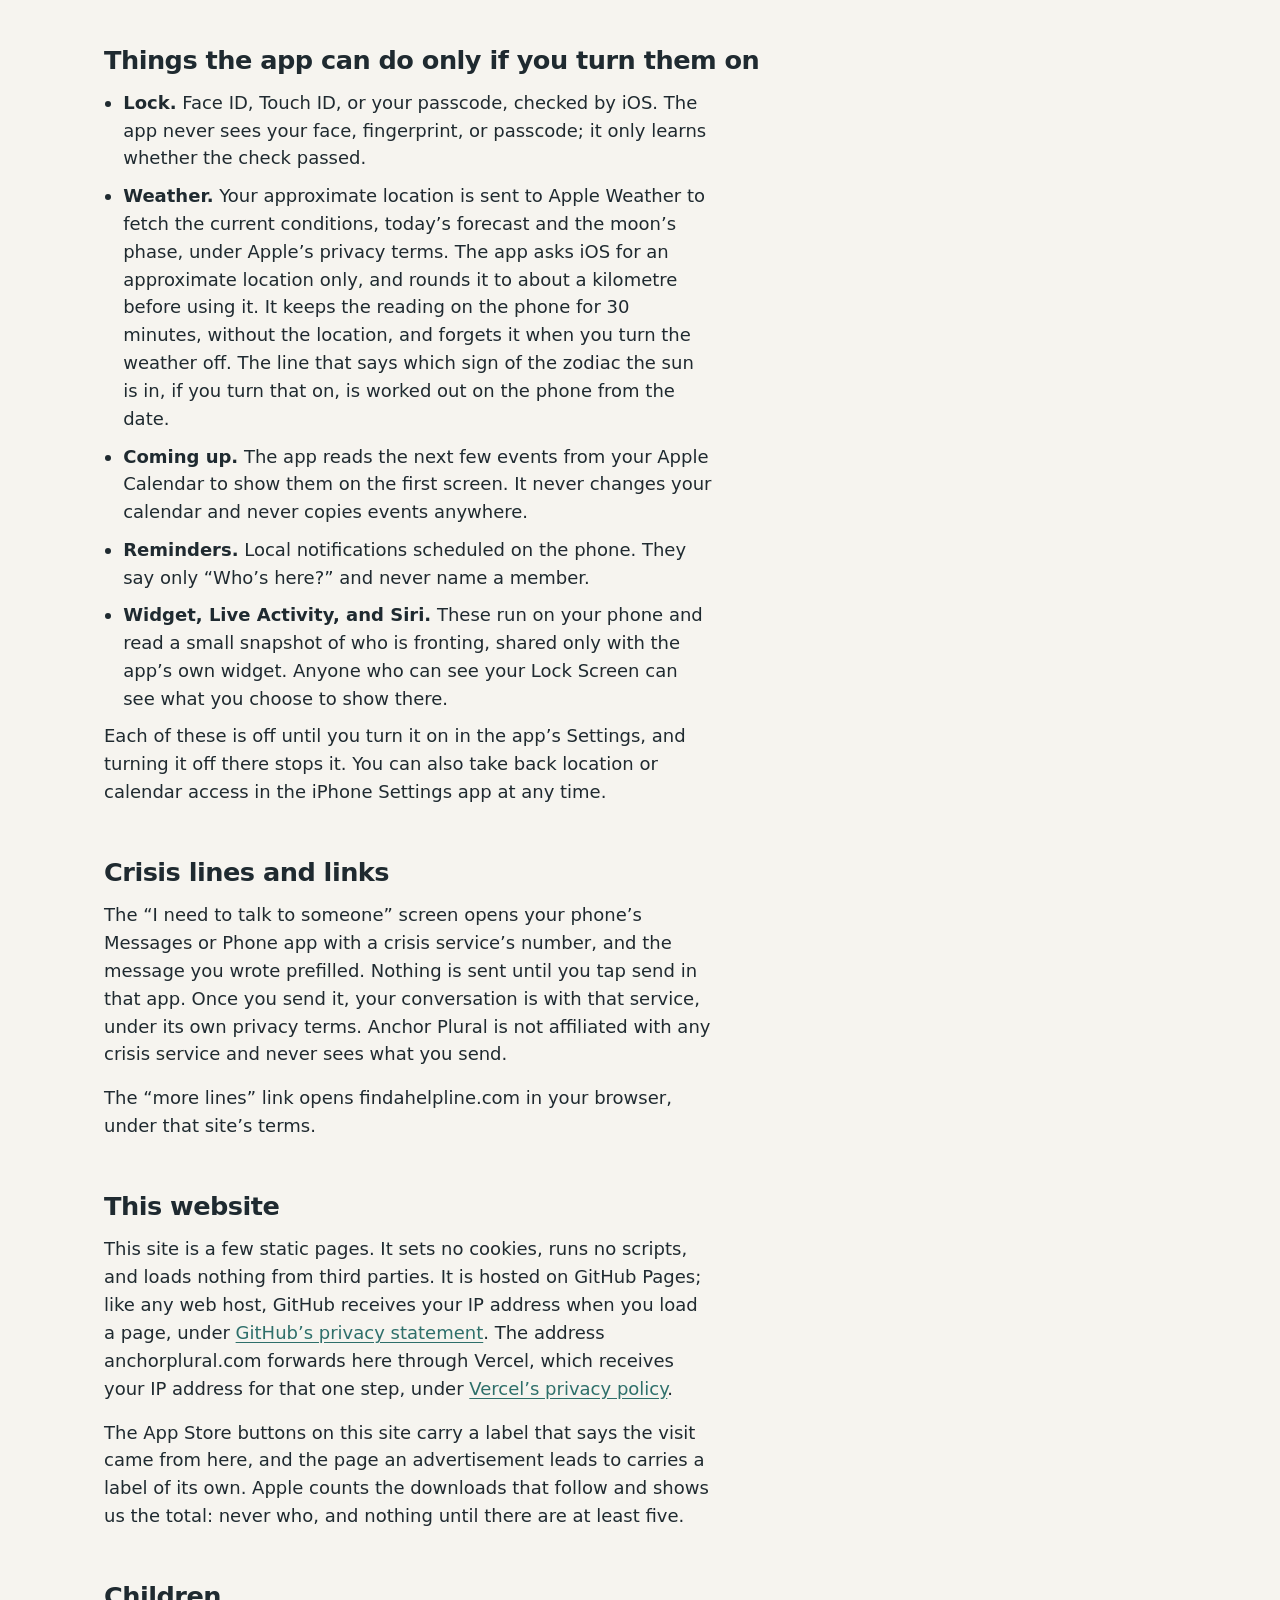
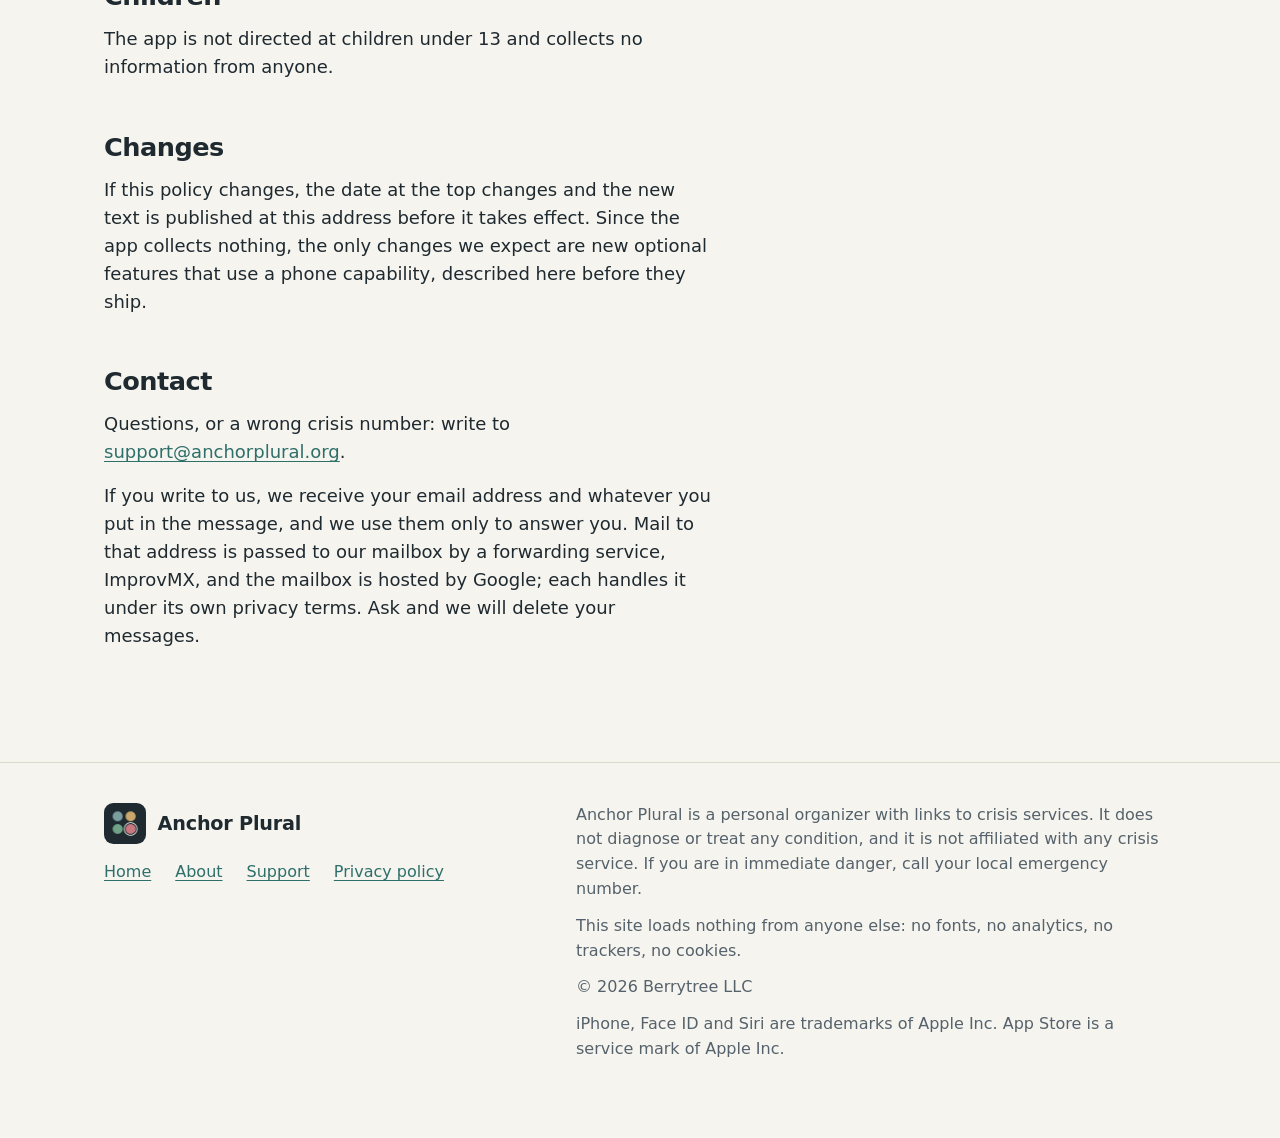
<file: privacy/index.html>
<!doctype html>
<html lang="en">
<head>
<meta charset="utf-8">
<meta name="viewport" content="width=device-width, initial-scale=1">
<title>Privacy policy · Anchor Plural</title>
<meta name="description" content="Anchor Plural collects nothing. No account, no server, no analytics, no AI.">
<meta property="og:title" content="Privacy policy · Anchor Plural">
<meta property="og:description" content="Anchor Plural collects nothing. No account, no server, no analytics, no AI.">
<meta property="og:type" content="website">
<meta property="og:url" content="https://anchorplural.org/privacy/">
<meta property="og:site_name" content="Anchor Plural">
<meta property="og:image" content="https://anchorplural.org/img/og.png">
<meta property="og:image:width" content="1200">
<meta property="og:image:height" content="630">
<meta property="og:image:alt" content="A quiet place for your system. The first screen of Anchor Plural in light and in dark.">
<meta name="twitter:card" content="summary_large_image">
<link rel="canonical" href="https://anchorplural.org/privacy/">
<meta name="theme-color" content="#F6F4EF" media="(prefers-color-scheme: light)">
<meta name="theme-color" content="#141A1E" media="(prefers-color-scheme: dark)">
<link rel="icon" href="../favicon.png">
<link rel="apple-touch-icon" href="../apple-touch-icon.png">
<link rel="stylesheet" href="../style.css">
</head>
<body>
<a class="skip" href="#main">Skip to the page</a>
<div class="wrap">
<header class="site"><a class="brand" href="../"><img src="../img/icon.png" alt="" width="42" height="42">Anchor Plural</a><nav aria-label="Site"><a href="../about/">About</a><a href="../support/">Support</a><a href="../privacy/" aria-current="page">Privacy</a></nav></header>
<main id="main" class="read">
<h1>Privacy policy</h1>
<p class="note">Last updated November 28, 2026.</p>

<h2>The short version</h2>
<p>Anchor Plural collects nothing. There is no account, no server, no analytics, no advertising, and no AI. Everything you put in the app stays on your phone and in your own phone backups.</p>

<h2>What the app stores, and where</h2>
<p>Members, front history, notes, the messages your members write to each other in the chat, journal entries, polls, your safety plan, the message you wrote for a counselor, photos you chose for members, pictures you added to the chat or the journal, and your settings. All of it is stored inside the app’s own folder on your phone. Nothing is sent to us or to anyone else: the app has no server.</p>
<p>The chat is between your own members, on your phone. Nobody else is in it: no other people and no AI, and nothing reads what is written there.</p>
<p>Pictures you add to a chat message or a journal entry are kept in the same folder on your phone as everything else. You choose them with the iOS photo picker, which hands the app only the pictures you pick.</p>
<p>Statistics about who fronted are worked out on the phone each time you look at them. They are not kept and not sent anywhere.</p>
<p>If you use iCloud Backup or back your phone up to a computer, the app’s data is included in that backup the same way every app’s data is, under Apple’s terms, not ours. If you delete the app, its data is deleted with it.</p>
<p>The weekly safety backup, if you leave it on, is a copy of the same data kept inside the app’s own folder, so an update or a mistake can be undone. It is not visible to other apps and leaves the phone only if you export it.</p>
<p>Export creates a file and hands it to the share sheet. Where it goes after that (AirDrop, Files, iCloud Drive, a message) is your choice and is governed by that service’s terms. “Export for other apps” does the same with a smaller file, in PluralKit’s format: names, pronouns, colours, your groups and who fronted when. Each profile’s notes, role and custom fields go into it only if you choose that. Photos, the journal, the chat and what helps each member are never in it.</p>
<p>Erase everything, in Settings, removes all of it from the phone. So does deleting the app. We hold none of it, so there is nothing for us to delete.</p>

<h2>Things the app can do only if you turn them on</h2>
<ul class="plain">
<li><strong>Lock.</strong> Face ID, Touch ID, or your passcode, checked by iOS. The app never sees your face, fingerprint, or passcode; it only learns whether the check passed.</li>
<li><strong>Weather.</strong> Your approximate location is sent to Apple Weather to fetch the current conditions, today’s forecast and the moon’s phase, under Apple’s privacy terms. The app asks iOS for an approximate location only, and rounds it to about a kilometre before using it. It keeps the reading on the phone for 30 minutes, without the location, and forgets it when you turn the weather off. The line that says which sign of the zodiac the sun is in, if you turn that on, is worked out on the phone from the date.</li>
<li><strong>Coming up.</strong> The app reads the next few events from your Apple Calendar to show them on the first screen. It never changes your calendar and never copies events anywhere.</li>
<li><strong>Reminders.</strong> Local notifications scheduled on the phone. They say only “Who’s here?” and never name a member.</li>
<li><strong>Widget, Live Activity, and Siri.</strong> These run on your phone and read a small snapshot of who is fronting, shared only with the app’s own widget. Anyone who can see your Lock Screen can see what you choose to show there.</li>
</ul>
<p>Each of these is off until you turn it on in the app’s Settings, and turning it off there stops it. You can also take back location or calendar access in the iPhone Settings app at any time.</p>

<h2>Crisis lines and links</h2>
<p>The “I need to talk to someone” screen opens your phone’s Messages or Phone app with a crisis service’s number, and the message you wrote prefilled. Nothing is sent until you tap send in that app. Once you send it, your conversation is with that service, under its own privacy terms. Anchor Plural is not affiliated with any crisis service and never sees what you send.</p>
<p>The “more lines” link opens findahelpline.com in your browser, under that site’s terms.</p>

<h2>This website</h2>
<p>This site is a few static pages. It sets no cookies, runs no scripts, and loads nothing from third parties. It is hosted on GitHub Pages; like any web host, GitHub receives your IP address when you load a page, under <a href="https://docs.github.com/en/site-policy/privacy-policies/github-general-privacy-statement">GitHub’s privacy statement</a>. The address anchorplural.com forwards here through Vercel, which receives your IP address for that one step, under <a href="https://vercel.com/legal/privacy-policy">Vercel’s privacy policy</a>.</p>
<p>The App Store buttons on this site carry a label that says the visit came from here, and the page an advertisement leads to carries a label of its own. Apple counts the downloads that follow and shows us the total: never who, and nothing until there are at least five.</p>

<h2>Children</h2>
<p>The app is not directed at children under 13 and collects no information from anyone.</p>

<h2>Changes</h2>
<p>If this policy changes, the date at the top changes and the new text is published at this address before it takes effect. Since the app collects nothing, the only changes we expect are new optional features that use a phone capability, described here before they ship.</p>

<h2>Contact</h2>
<p>Questions, or a wrong crisis number: write to <a href="mailto:support@anchorplural.org">support@anchorplural.org</a>.</p>
<p>If you write to us, we receive your email address and whatever you put in the message, and we use them only to answer you. Mail to that address is passed to our mailbox by a forwarding service, ImprovMX, and the mailbox is hosted by Google; each handles it under its own privacy terms. Ask and we will delete your messages.</p>
</main>
</div>
<footer class="site">
<div class="wrap foot">
<div>
<a class="brand" href="../"><img src="../img/icon.png" alt="" width="42" height="42">Anchor Plural</a>
<nav aria-label="Footer"><a href="../">Home</a><a href="../about/">About</a><a href="../support/">Support</a><a href="../privacy/">Privacy policy</a></nav>
</div>
<div>
<p>Anchor Plural is a personal organizer with links to crisis services. It does not diagnose or treat any condition, and it is not affiliated with any crisis service. If you are in immediate danger, call your local emergency number.</p>
<p>This site loads nothing from anyone else: no fonts, no analytics, no trackers, no cookies.</p>
<p>© 2026 Berrytree LLC</p>
<p>iPhone, Face ID and Siri are trademarks of Apple Inc. App Store is a service mark of Apple Inc.</p>
</div>
</div>
</footer>
</body>
</html>
</file>
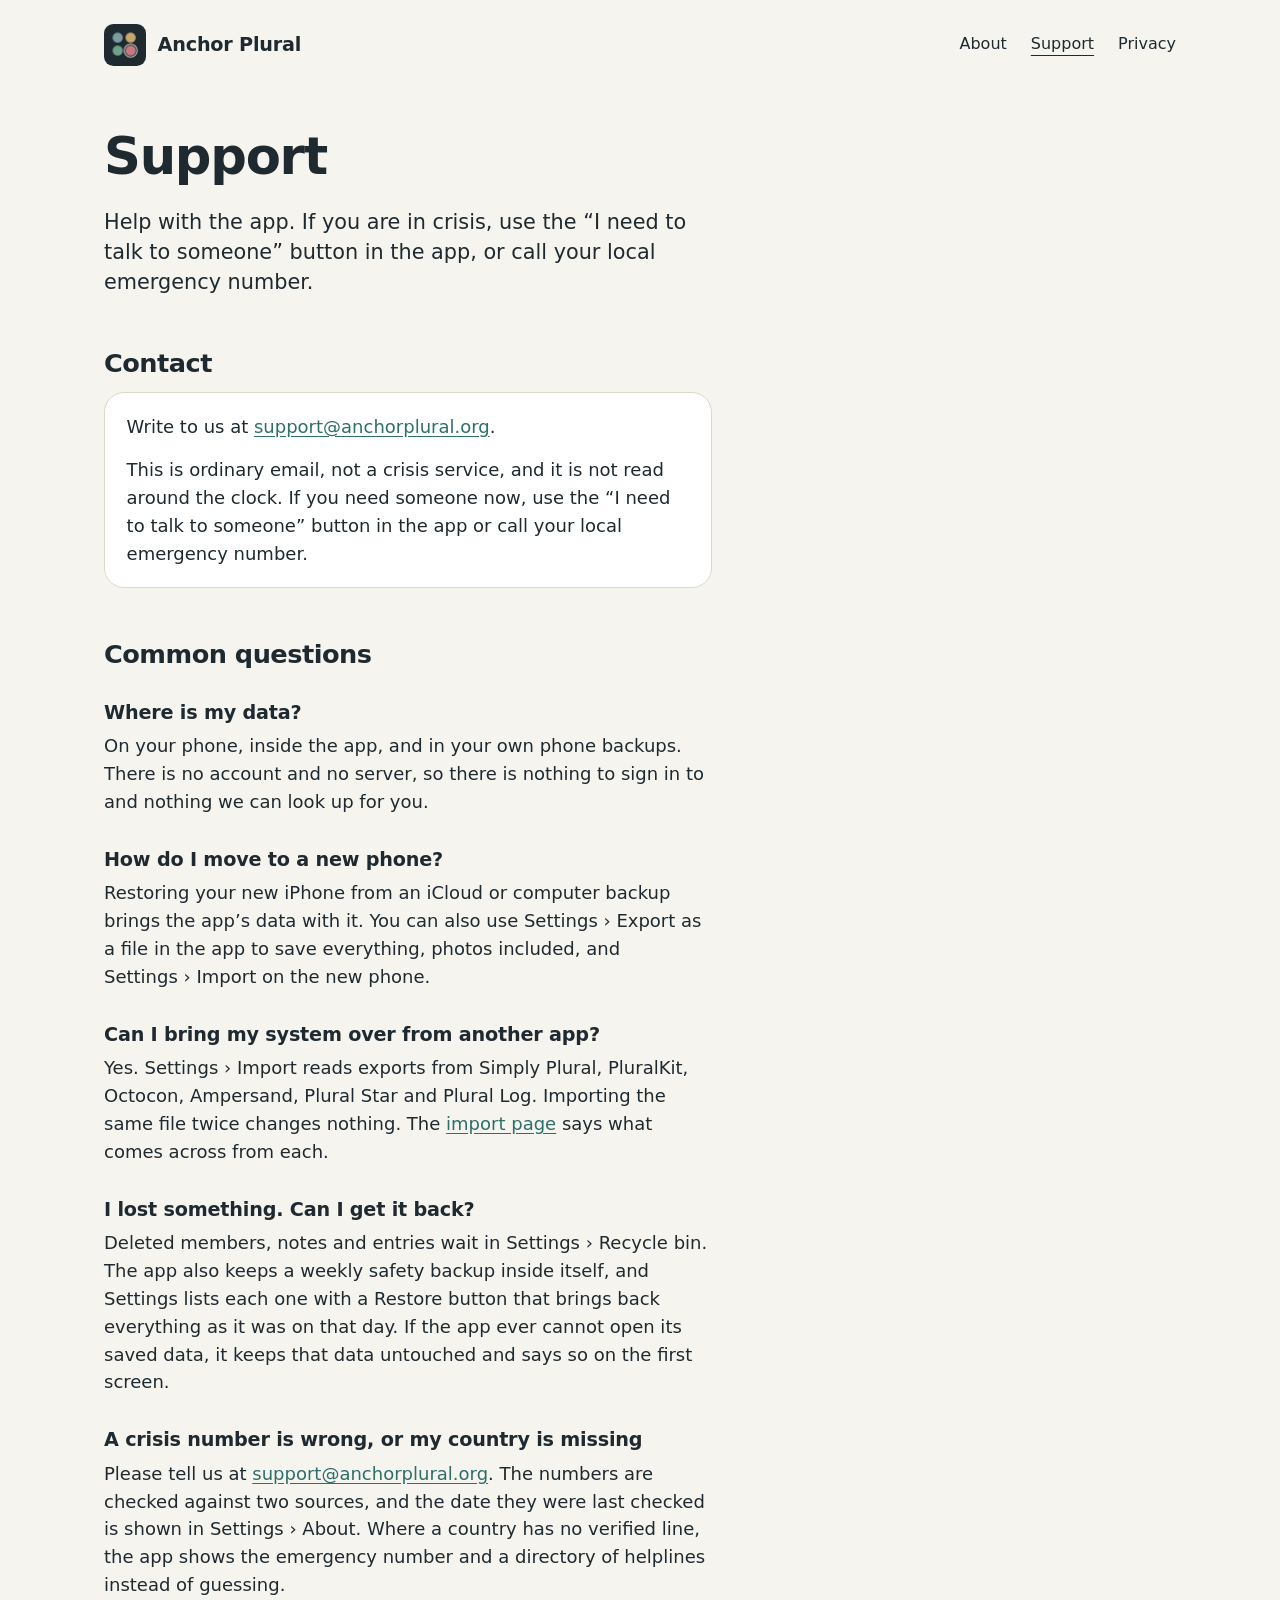
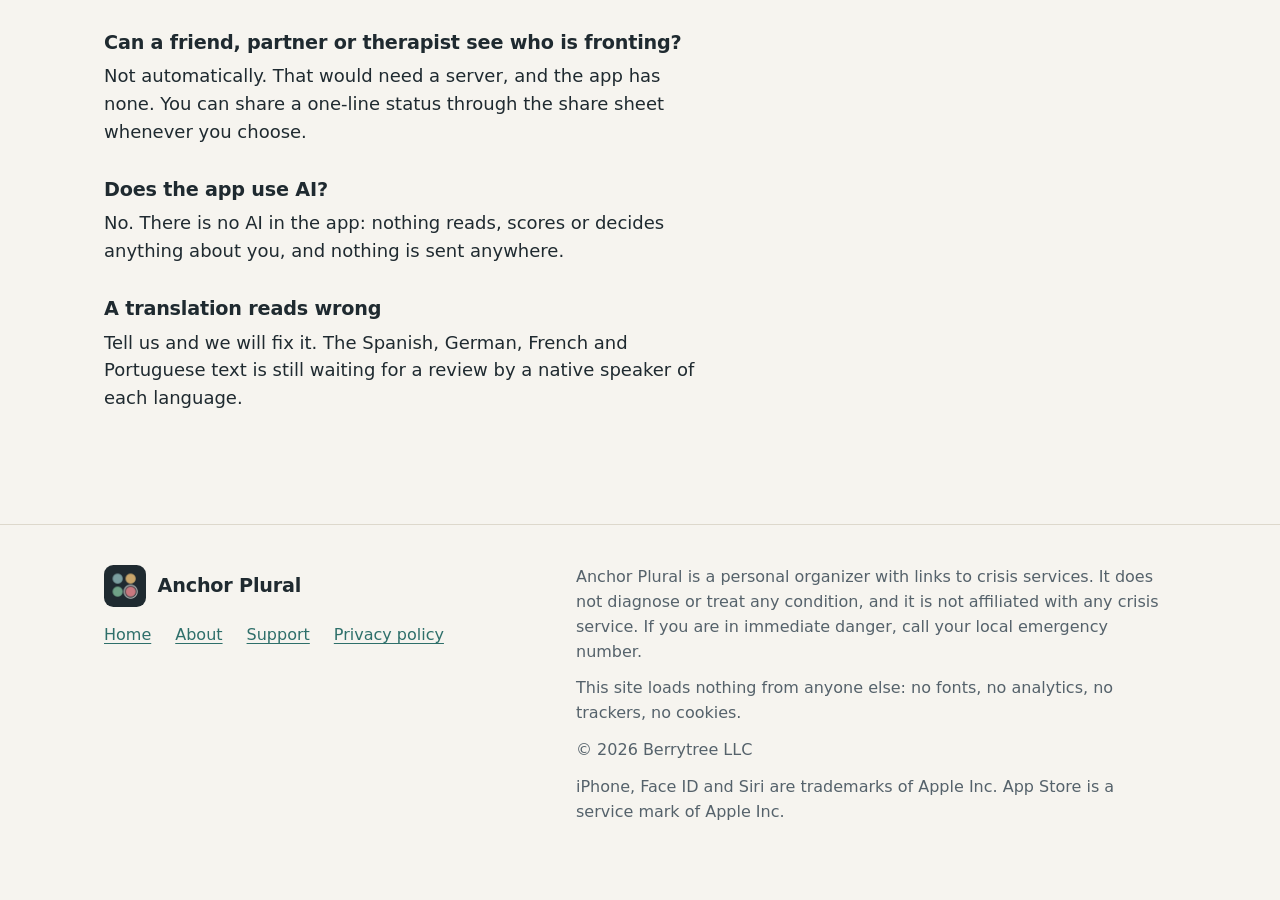
<file: support/index.html>
<!doctype html>
<html lang="en">
<head>
<meta charset="utf-8">
<meta name="viewport" content="width=device-width, initial-scale=1">
<title>Support · Anchor Plural</title>
<meta name="description" content="Help with Anchor Plural: where your data is, moving phones, importing from other apps, and how to reach us.">
<meta property="og:title" content="Support · Anchor Plural">
<meta property="og:description" content="Help with Anchor Plural: where your data is, moving phones, importing from other apps, and how to reach us.">
<meta property="og:type" content="website">
<meta property="og:url" content="https://anchorplural.org/support/">
<meta property="og:site_name" content="Anchor Plural">
<meta property="og:image" content="https://anchorplural.org/img/og.png">
<meta property="og:image:width" content="1200">
<meta property="og:image:height" content="630">
<meta property="og:image:alt" content="A quiet place for your system. The first screen of Anchor Plural in light and in dark.">
<meta name="twitter:card" content="summary_large_image">
<link rel="canonical" href="https://anchorplural.org/support/">
<meta name="theme-color" content="#F6F4EF" media="(prefers-color-scheme: light)">
<meta name="theme-color" content="#141A1E" media="(prefers-color-scheme: dark)">
<link rel="icon" href="../favicon.png">
<link rel="apple-touch-icon" href="../apple-touch-icon.png">
<link rel="stylesheet" href="../style.css">
</head>
<body>
<a class="skip" href="#main">Skip to the page</a>
<div class="wrap">
<header class="site"><a class="brand" href="../"><img src="../img/icon.png" alt="" width="42" height="42">Anchor Plural</a><nav aria-label="Site"><a href="../about/">About</a><a href="../support/" aria-current="page">Support</a><a href="../privacy/">Privacy</a></nav></header>
<main id="main" class="read">
<h1>Support</h1>
<p class="lede">Help with the app. If you are in crisis, use the “I need to talk to someone” button in the app, or call your local emergency number.</p>

<h2>Contact</h2>
<div class="card">
<p>Write to us at <a href="mailto:support@anchorplural.org">support@anchorplural.org</a>.</p>
<p>This is ordinary email, not a crisis service, and it is not read around the clock. If you need someone now, use the “I need to talk to someone” button in the app or call your local emergency number.</p>
</div>

<h2>Common questions</h2>

<h3>Where is my data?</h3>
<p>On your phone, inside the app, and in your own phone backups. There is no account and no server, so there is nothing to sign in to and nothing we can look up for you.</p>

<h3>How do I move to a new phone?</h3>
<p>Restoring your new iPhone from an iCloud or computer backup brings the app’s data with it. You can also use Settings&nbsp;›&nbsp;Export as a file in the app to save everything, photos included, and Settings&nbsp;›&nbsp;Import on the new phone.</p>

<h3>Can I bring my system over from another app?</h3>
<p>Yes. Settings&nbsp;›&nbsp;Import reads exports from Simply Plural, PluralKit, Octocon, Ampersand, Plural Star and Plural Log. Importing the same file twice changes nothing. The <a href="../import/">import page</a> says what comes across from each.</p>

<h3>I lost something. Can I get it back?</h3>
<p>Deleted members, notes and entries wait in Settings&nbsp;›&nbsp;Recycle bin. The app also keeps a weekly safety backup inside itself, and Settings lists each one with a Restore button that brings back everything as it was on that day. If the app ever cannot open its saved data, it keeps that data untouched and says so on the first screen.</p>

<h3>A crisis number is wrong, or my country is missing</h3>
<p>Please tell us at <a href="mailto:support@anchorplural.org">support@anchorplural.org</a>. The numbers are checked against two sources, and the date they were last checked is shown in Settings&nbsp;›&nbsp;About. Where a country has no verified line, the app shows the emergency number and a directory of helplines instead of guessing.</p>

<h3>Can a friend, partner or therapist see who is fronting?</h3>
<p>Not automatically. That would need a server, and the app has none. You can share a one-line status through the share sheet whenever you choose.</p>

<h3>Does the app use AI?</h3>
<p>No. There is no AI in the app: nothing reads, scores or decides anything about you, and nothing is sent anywhere.</p>

<h3>A translation reads wrong</h3>
<p>Tell us and we will fix it. The Spanish, German, French and Portuguese text is still waiting for a review by a native speaker of each language.</p>
</main>
</div>
<footer class="site">
<div class="wrap foot">
<div>
<a class="brand" href="../"><img src="../img/icon.png" alt="" width="42" height="42">Anchor Plural</a>
<nav aria-label="Footer"><a href="../">Home</a><a href="../about/">About</a><a href="../support/">Support</a><a href="../privacy/">Privacy policy</a></nav>
</div>
<div>
<p>Anchor Plural is a personal organizer with links to crisis services. It does not diagnose or treat any condition, and it is not affiliated with any crisis service. If you are in immediate danger, call your local emergency number.</p>
<p>This site loads nothing from anyone else: no fonts, no analytics, no trackers, no cookies.</p>
<p>© 2026 Berrytree LLC</p>
<p>iPhone, Face ID and Siri are trademarks of Apple Inc. App Store is a service mark of Apple Inc.</p>
</div>
</div>
</footer>
</body>
</html>
</file>
<file: style.css>
/* Anchor Plural's site. The app's own palette, no scripts, no third-party requests. See DESIGN.md. */
:root {
  --ground: #F6F4EF; --ink: #1F2A30; --muted: #55626B; --line: #DDD8CC; --surface: #FFFFFF;
  --teal: #2E6F6A; --on-teal: #F6F4EF;
  --sand: #C9A66B; --rose: #C97B84; --sage: #6FA287; --tealgray: #7A9E9F;
  --band: #1F2A30; --on-band: #F6F4EF; --on-band-soft: #D5DCE0; --on-band-muted: #A9B4BB; --band-line: #3A4852;
  color-scheme: light dark;
}
@media (prefers-color-scheme: dark) {
  :root { --ground: #141A1E; --ink: #ECEFF1; --muted: #A9B4BB; --line: #2A353D; --surface: #1C242A; --teal: #7FC3BC; --on-teal: #10201F; }
}
* { box-sizing: border-box; }
html { -webkit-text-size-adjust: 100%; }
body {
  margin: 0; background: var(--ground); color: var(--ink);
  font-family: "Avenir Next", Avenir, "Segoe UI", system-ui, sans-serif;
  font-size: 1.125rem; line-height: 1.55; -webkit-font-smoothing: antialiased;
}
img { max-width: 100%; }
.wrap { max-width: 70rem; margin: 0 auto; padding: 0 1.5rem; }
.skip { position: absolute; left: -999rem; top: 1rem; background: var(--surface); color: var(--ink); padding: 0.6rem 1rem; border-radius: 0.6rem; z-index: 10; }
.skip:focus { left: 1rem; }
a { color: var(--teal); text-underline-offset: 0.18em; }
a:focus-visible { outline: 3px solid var(--teal); outline-offset: 3px; border-radius: 4px; }

/* Type */
h1 { font-weight: 600; font-size: clamp(2.5rem, 6.2vw, 4.25rem); line-height: 1.04; letter-spacing: -0.024em; margin: 0 0 1.5rem; text-wrap: balance; }
h2 { font-weight: 600; font-size: clamp(1.8rem, 3.6vw, 2.5rem); line-height: 1.12; letter-spacing: -0.02em; margin: 0 0 1.25rem; text-wrap: balance; }
h3 { font-weight: 600; font-size: 1.2rem; line-height: 1.3; letter-spacing: -0.01em; margin: 0 0 0.4rem; }
p { margin: 0 0 1rem; }
.measure { max-width: 38rem; }
.eyebrow { font-size: 0.8125rem; font-weight: 600; letter-spacing: 0.09em; text-transform: uppercase; color: var(--muted); margin: 0 0 1rem; }
.lede { font-size: 1.3rem; line-height: 1.45; }
.note { color: var(--muted); font-size: 1rem; }

/* Header */
header.site { display: flex; flex-wrap: wrap; align-items: center; justify-content: space-between; gap: 0.75rem 1.5rem; padding: 1.5rem 0; }
.brand { display: flex; align-items: center; gap: 0.75rem; color: inherit; text-decoration: none; font-weight: 600; font-size: 1.2rem; letter-spacing: -0.01em; }
.brand img { width: 2.6rem; height: 2.6rem; border-radius: 22.37%; display: block; }
header.site nav { display: flex; gap: 1.5rem; font-size: 1rem; }
header.site nav a { color: inherit; text-decoration: none; }
header.site nav a:hover, header.site nav a[aria-current="page"] { text-decoration: underline; text-underline-offset: 0.35em; }

/* The ink band: the same field as the icon and the App Store header image */
.band { background: var(--band); color: var(--on-band); overflow: hidden; }
.band a:focus-visible { outline-color: var(--on-band); }
.band header.site nav a { color: var(--on-band-soft); }
.hero { display: grid; grid-template-columns: minmax(0, 1.08fr) minmax(0, 0.92fr); gap: 3rem; align-items: end; padding-top: 2.75rem; }
.hero-text { padding-bottom: 5.5rem; }
.band .eyebrow { color: var(--on-band-muted); }
.band .lede { color: var(--on-band-soft); max-width: 31rem; margin-bottom: 2.25rem; }
.pill { display: inline-block; border: 1px solid var(--band-line); border-radius: 0.75rem; padding: 0.55rem 1rem; font-size: 1rem; color: var(--on-band-soft); }
/* The one button on the site: the download link, once there is one. Ink on off-white, never teal: teal is the help path. */
.get-row { display: flex; flex-wrap: wrap; align-items: center; gap: 0.75rem 1.1rem; margin: 0; }
.closing .get-row { justify-content: center; margin: 0.25rem 0 1.5rem; }
a.get { display: inline-block; background: var(--ink); color: var(--ground); font-weight: 600; text-decoration: none; border-radius: 1.125rem; padding: 0.85rem 1.5rem; }
.band a.get { background: var(--on-band); color: var(--band); }
.get-note { color: var(--on-band-soft); font-size: 1rem; }
.screens { position: relative; height: 33rem; }
.screens img { position: absolute; width: 16.5rem; height: auto; border-radius: 2.3rem 2.3rem 0 0; display: block; }
.screens .light { left: 4%; top: 0; }
.screens .dark { left: calc(4% + 11.75rem); top: 4.25rem; border: 1px solid var(--band-line); border-bottom: 0; }

/* Figures that come straight from the app */
ul.facts { list-style: none; display: grid; grid-template-columns: repeat(4, minmax(0, 1fr)); gap: 1.5rem; padding: 0; margin: 3.5rem 0 0; }
ul.facts li { border-top: 1px solid var(--line); padding-top: 1rem; }
ul.facts strong { display: block; font-size: 2.75rem; font-weight: 600; letter-spacing: -0.03em; line-height: 1; }
ul.facts span { display: block; margin-top: 0.5rem; color: var(--muted); font-size: 1rem; line-height: 1.35; }

/* Sections */
section { padding-top: 6.5rem; }
.split { display: grid; grid-template-columns: minmax(0, 1fr) minmax(0, 19rem); gap: 4.5rem; align-items: center; }
.split img { width: 100%; height: auto; border-radius: 1.6rem; display: block; }
ol.steps { list-style: none; counter-reset: step; padding: 0; margin: 2rem 0 1.25rem; max-width: 36rem; }
ol.steps li { counter-increment: step; position: relative; padding: 0 0 1.4rem 3.5rem; }
ol.steps li::before { content: counter(step); position: absolute; left: 0; top: -0.2rem; width: 2.4rem; height: 2.4rem; border-radius: 50%; background: var(--teal); color: var(--on-teal); font-weight: 600; display: grid; place-items: center; }
ul.cards { display: grid; grid-template-columns: repeat(3, minmax(0, 1fr)); gap: 1.25rem; list-style: none; padding: 0; margin: 2.5rem 0 0; }
ul.cards li { background: var(--surface); border: 1px solid var(--line); border-radius: 1.25rem; padding: 1.5rem 1.5rem 1.3rem; }
ul.cards h3 { display: flex; align-items: center; gap: 0.6rem; }
ul.cards h3::before { content: ""; width: 0.8rem; height: 0.8rem; border-radius: 50%; background: var(--dot, var(--sand)); flex: none; }
ul.cards p { margin: 0; font-size: 1.05rem; }
.shots { --edge: max(1.5rem, calc((100vw - 67rem) / 2)); display: flex; gap: 1rem; overflow-x: auto; margin: 2.5rem 0 0; padding: 0 var(--edge) 1rem; scroll-padding: 0 var(--edge); scroll-snap-type: x proximity; }
.shots img { height: 30rem; width: auto; max-width: none; aspect-ratio: 660 / 1434; border-radius: 1.5rem; flex: none; scroll-snap-align: start; display: block; }
.two { display: grid; grid-template-columns: repeat(2, minmax(0, 1fr)); gap: 3rem 4.5rem; align-items: start; }
ul.trust { list-style: none; padding: 0; margin: 0; font-size: 1.3rem; line-height: 1.35; font-weight: 600; letter-spacing: -0.01em; }
ul.trust li { padding: 0.7rem 0; border-top: 1px solid var(--line); }
ul.trust li:last-child { border-bottom: 1px solid var(--line); }
ul.trust span { display: block; font-weight: 400; font-size: 1.05rem; color: var(--muted); letter-spacing: 0; margin-top: 0.15rem; }
.panel { background: var(--surface); border: 1px solid var(--line); border-radius: 1.25rem; padding: 3rem; }
ul.plain { padding-left: 1.2rem; margin: 0; }
ul.plain li { margin-bottom: 0.6rem; }
.closing { text-align: center; }
.closing p { margin-left: auto; margin-right: auto; }
.status { display: inline-block; background: var(--surface); border: 1px solid var(--line); border-radius: 0.75rem; padding: 0.55rem 1.1rem; font-size: 1rem; margin-top: 0.5rem; }

/* Pages that are for reading: about, support, privacy */
.read { max-width: 44rem; }
.read h1 { font-size: clamp(2.2rem, 5vw, 3.2rem); margin-top: 2.5rem; }
.read h2 { font-size: 1.6rem; margin: 3.25rem 0 0.9rem; }
.read h3 { margin: 2rem 0 0.4rem; }
.read p, .read ul.plain { max-width: 38rem; }
.card { background: var(--surface); border: 1px solid var(--line); border-radius: 1.25rem; padding: 1.2rem 1.35rem; max-width: 38rem; }
.card p:last-child { margin-bottom: 0; }

/* Footer */
footer.site { margin-top: 7rem; border-top: 1px solid var(--line); padding: 2.5rem 0 4rem; color: var(--muted); font-size: 1rem; }
.foot { display: grid; grid-template-columns: minmax(0, 1fr) minmax(0, 1.5fr); gap: 2rem 4.5rem; }
.foot .brand { color: var(--ink); margin-bottom: 1rem; }
footer.site nav { display: flex; flex-wrap: wrap; gap: 0.4rem 1.5rem; margin-bottom: 1rem; }
.foot p { margin-bottom: 0.75rem; }

@media (max-width: 56rem) {
  .hero { grid-template-columns: 1fr; gap: 0; padding-top: 1.5rem; }
  .hero-text { padding-bottom: 3rem; }
  .screens { height: 23rem; width: 100%; max-width: 26rem; margin: 0 auto; }
  .screens img { width: 56%; border-radius: 1.9rem 1.9rem 0 0; }
  .screens .light { left: 0; }
  .screens .dark { left: 44%; top: 2.75rem; }
  ul.facts { grid-template-columns: repeat(2, minmax(0, 1fr)); margin-top: 2.5rem; }
  section { padding-top: 4.5rem; }
  .split { grid-template-columns: 1fr; gap: 2.5rem; }
  .split img { max-width: 19rem; margin: 0 auto; }
  ul.cards { grid-template-columns: repeat(2, minmax(0, 1fr)); }
  .two { grid-template-columns: 1fr; gap: 2rem; }
  .panel { padding: 2rem 1.5rem; }
  .foot { grid-template-columns: 1fr; }
  .shots img { height: 26rem; }
}
@media (max-width: 36rem) {
  ul.cards { grid-template-columns: 1fr; }
  header.site nav { gap: 1.25rem; }
}
@media (prefers-reduced-motion: no-preference) { .shots { scroll-behavior: smooth; } }
@media (prefers-contrast: more) { :root { --muted: var(--ink); --line: var(--ink); } }
</file>
